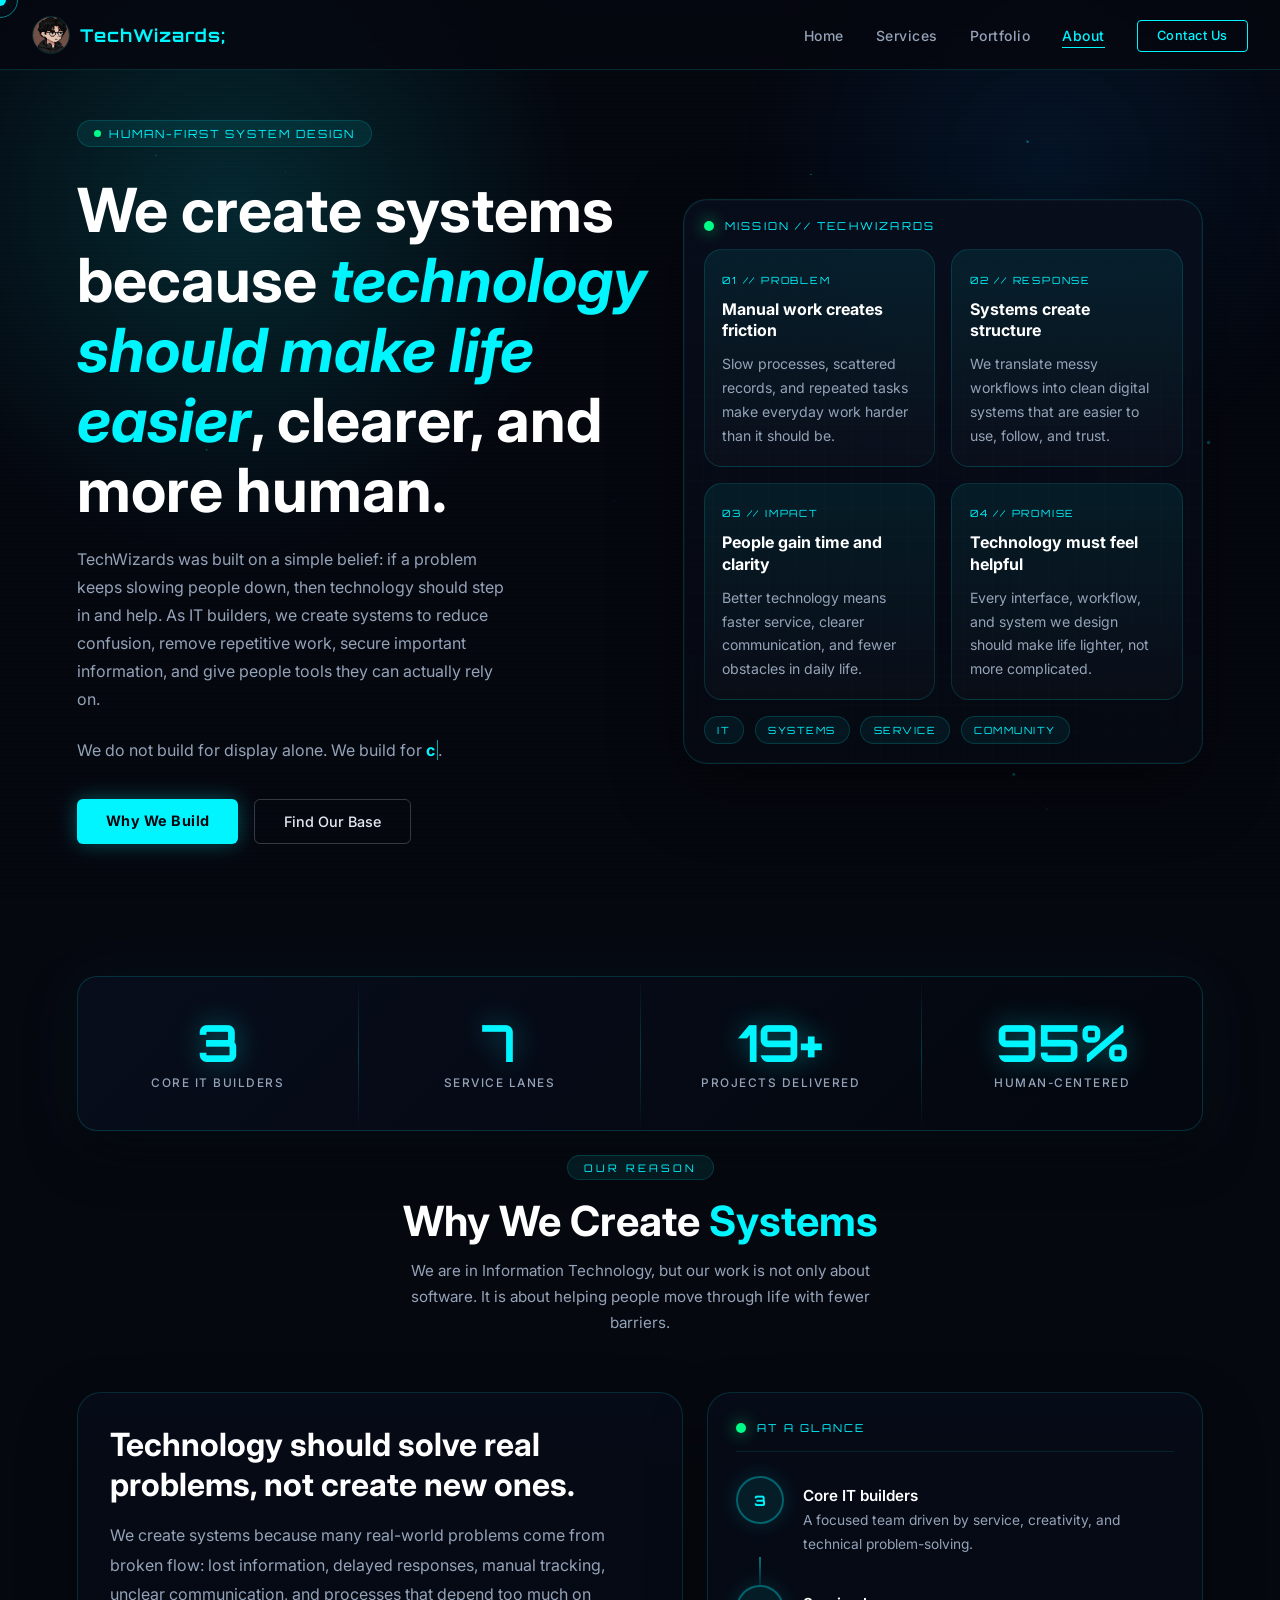
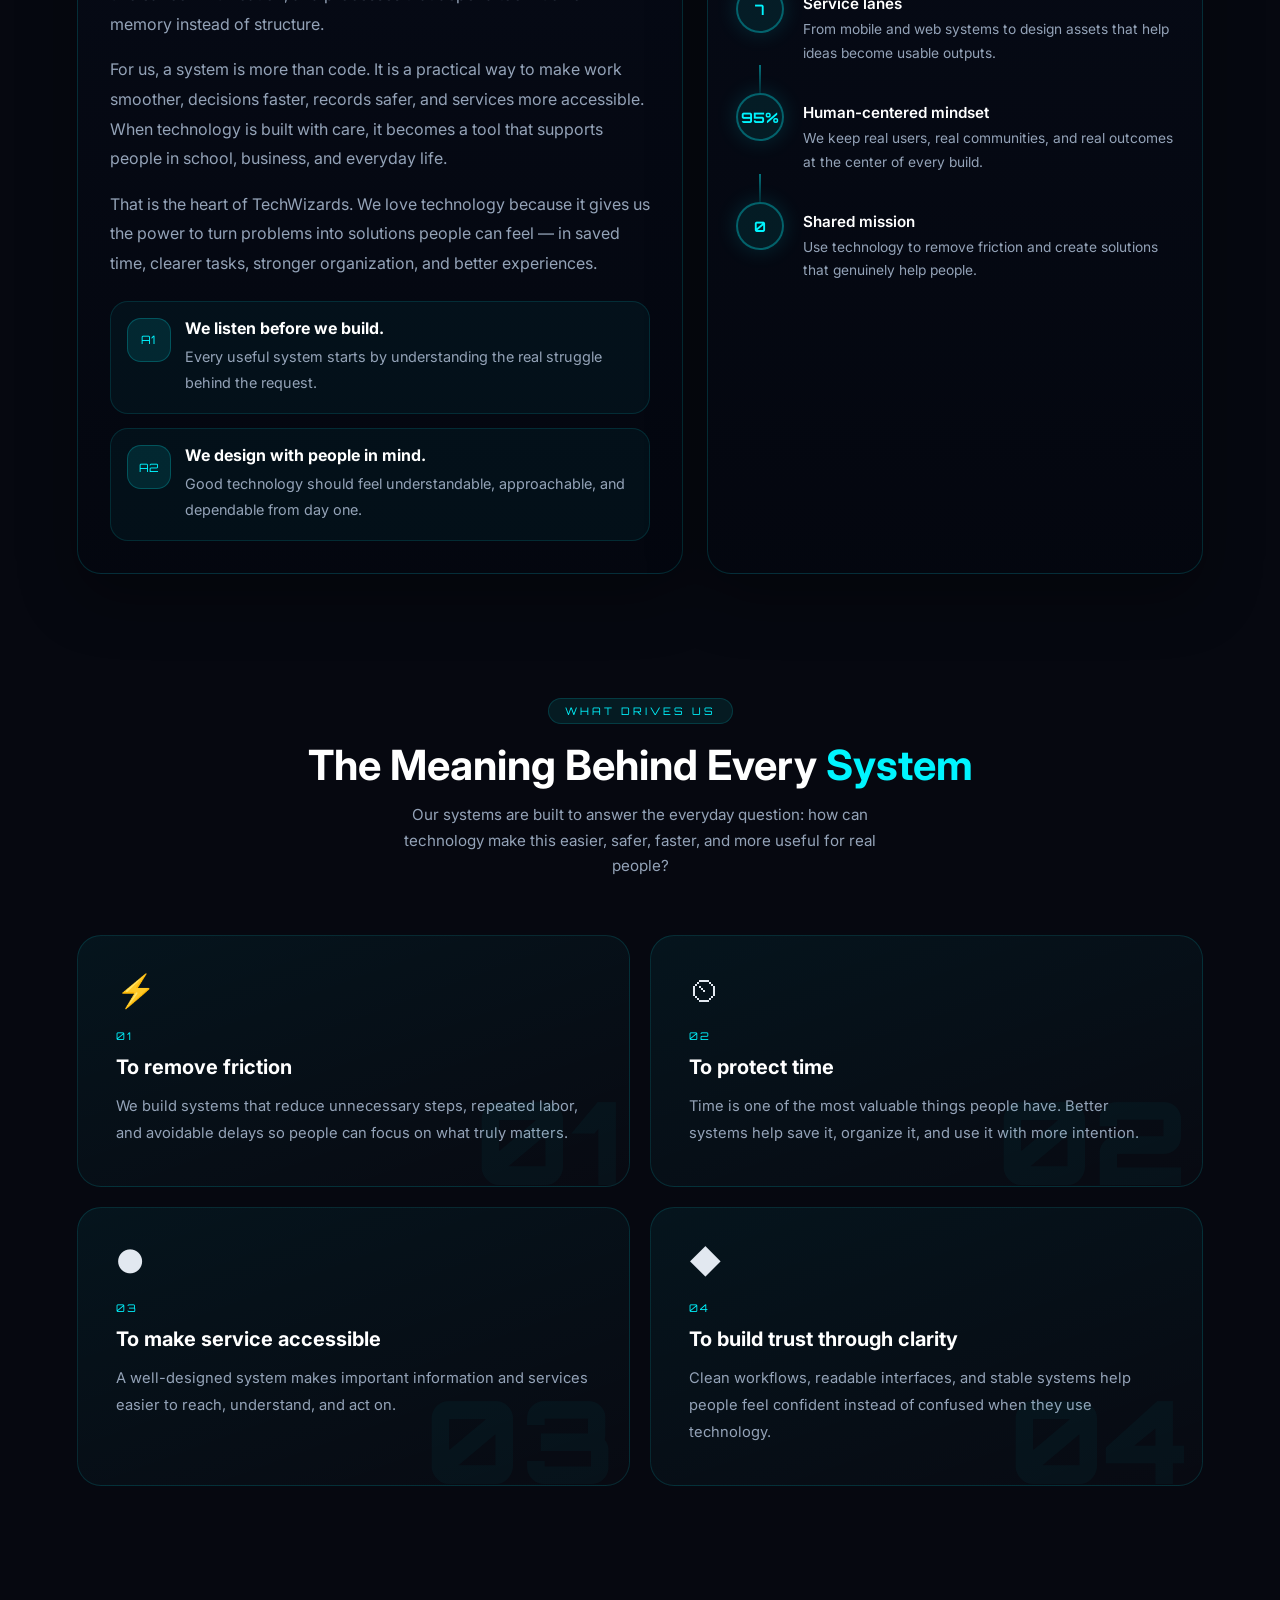
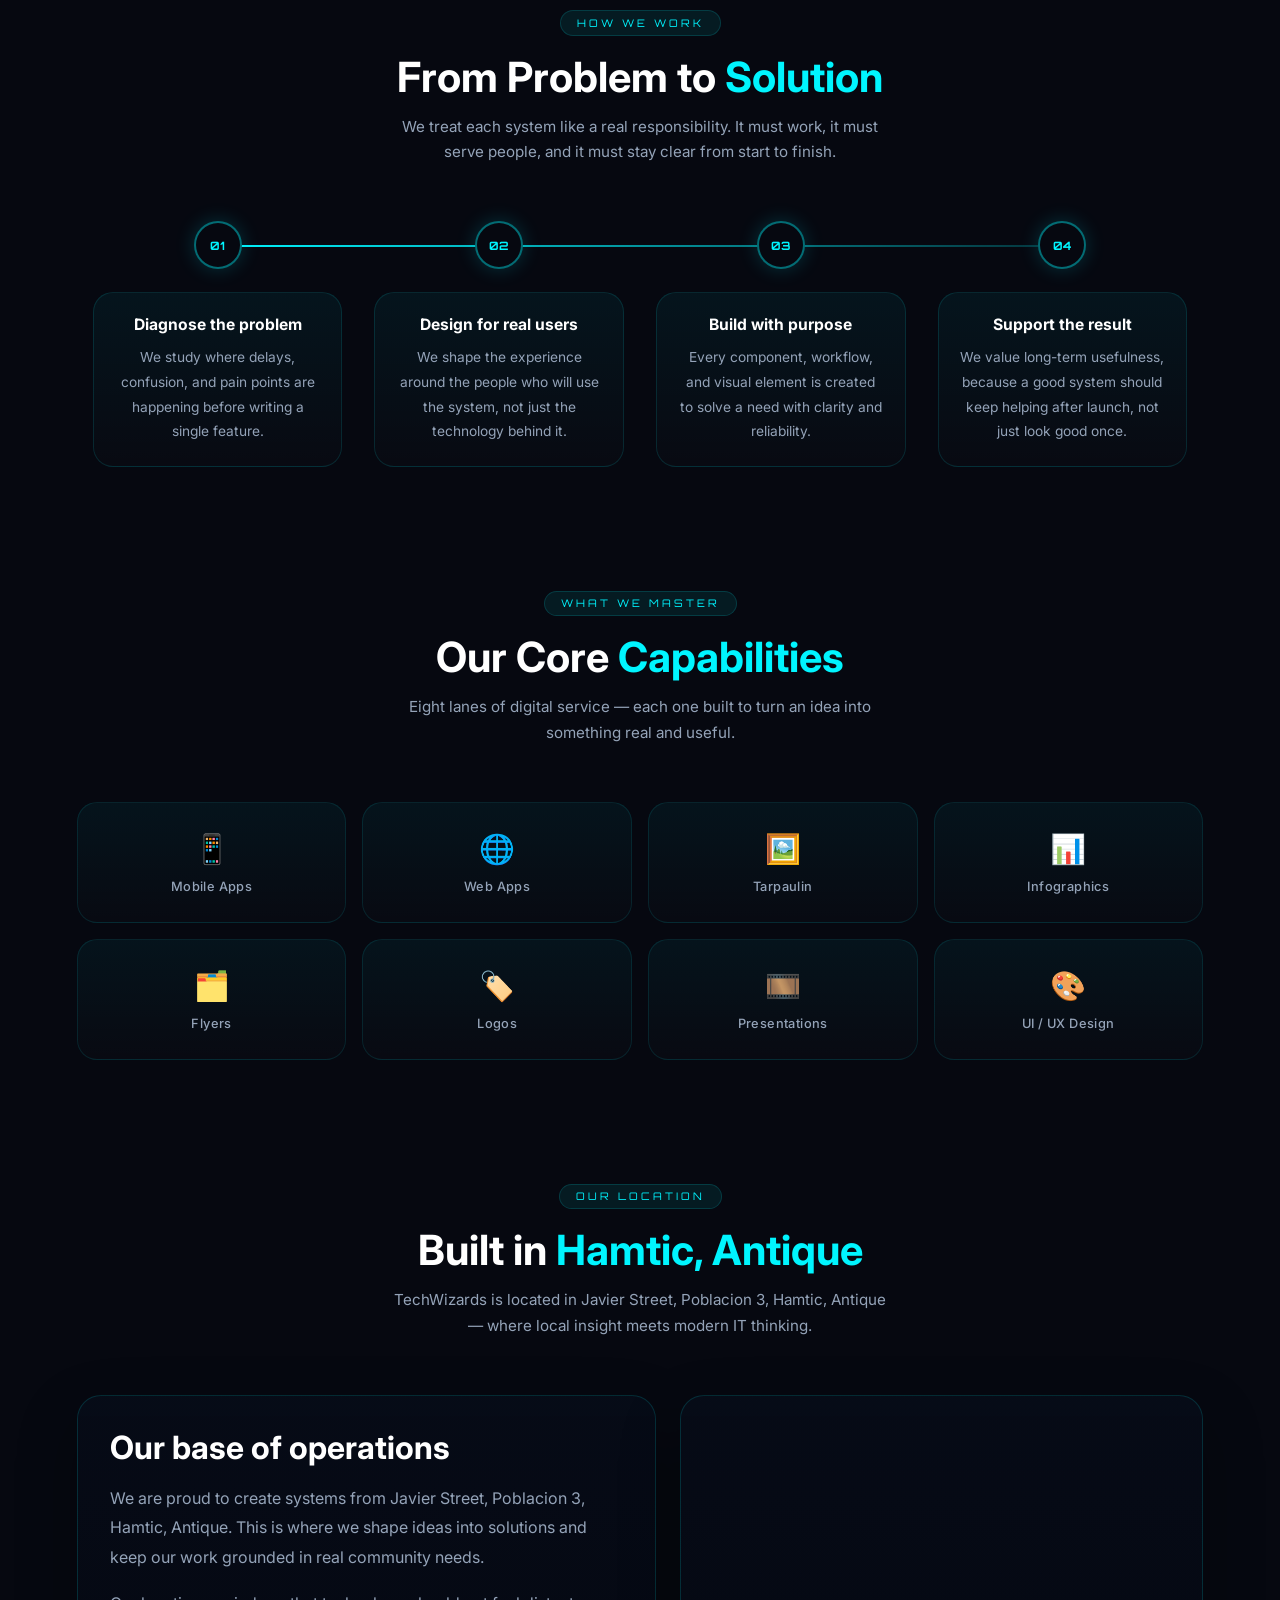
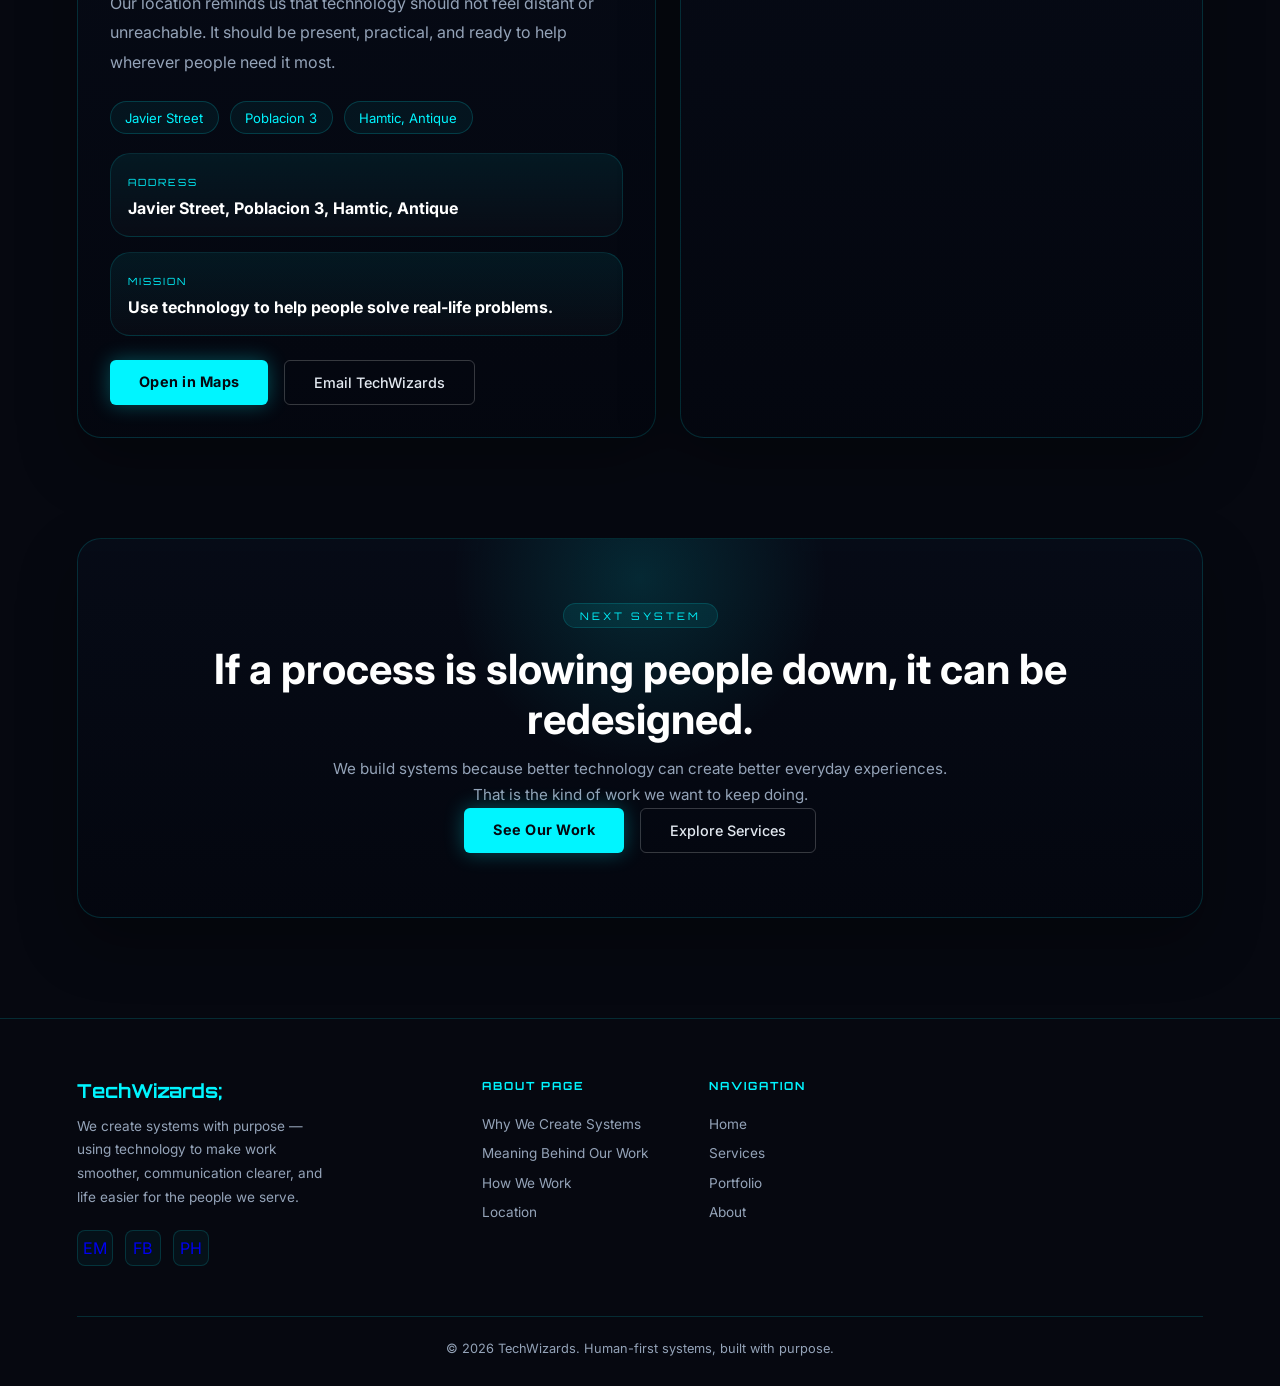
<file: HTML/about.html>
<!doctype html>
<html lang="en">
  <head>
    <meta charset="UTF-8" />
    <meta name="viewport" content="width=device-width, initial-scale=1.0" />
    <title>About TechWizards - Human-First System Builders</title>
    <meta
      name="description"
      content="Learn why TechWizards creates systems that solve real-world problems through thoughtful technology, and find our location in Javier Street, Poblacion 3, Hamtic, Antique."
    />
    <link rel="stylesheet" href="../CSS/style.css" />
    <link rel="stylesheet" href="../CSS/about.css" />
  </head>
  <body>
    <div class="cursor"></div>
    <div class="cursor-ring"></div>
    <canvas id="particles"></canvas>

    <nav>
      <a class="nav-logo" href="../index.html">
        <img src="../images/logo.jpg" alt="TechWizards Logo" />
        <span>TechWizards;</span>
      </a>
      <ul class="nav-links">
        <li><a href="../index.html">Home</a></li>
        <li><a href="services.html">Services</a></li>
        <li><a href="portfolio.html">Portfolio</a></li>
        <li>
          <a href="about.html" class="active" aria-current="page">About</a>
        </li>
        <li>
          <a href="#" class="btn-nav" id="openContact">Contact Us</a>
        </li>
      </ul>
      <div
        class="hamburger"
        aria-label="Toggle navigation"
        aria-expanded="false"
      >
        <span></span><span></span><span></span>
      </div>
    </nav>

    <!-- ═══════════════════ HERO ═══════════════════ -->
    <header class="about-hero" id="top">
      <div class="about-hero-copy reveal-left">
        <div class="system-badge">
          <span class="status-dot"></span>
          HUMAN-FIRST SYSTEM DESIGN
        </div>
        <h1 class="hero-title">
          We create systems because
          <span class="highlight">technology should make life easier</span>,
          clearer, and more human.
        </h1>
        <p class="hero-desc">
          TechWizards was built on a simple belief: if a problem keeps slowing
          people down, then technology should step in and help. As IT builders,
          we create systems to reduce confusion, remove repetitive work, secure
          important information, and give people tools they can actually rely
          on.
        </p>
        <p class="hero-desc hero-desc-compact">
          We do not build for display alone. We build for
          <span class="typed-purpose">clarity</span>.
        </p>
        <div class="hero-btns">
          <a href="#purpose" class="btn-primary">Why We Build</a>
          <a href="#location" class="btn-secondary">Find Our Base</a>
        </div>
      </div>

      <div class="about-hero-visual reveal-right">
        <div class="hero-console">
          <div class="console-header">
            <span class="console-dot"></span>
            <span class="console-tag">MISSION // TECHWIZARDS</span>
          </div>
          <div class="console-grid">
            <article class="signal-card">
              <span class="signal-label">01 // PROBLEM</span>
              <h3>Manual work creates friction</h3>
              <p>
                Slow processes, scattered records, and repeated tasks make
                everyday work harder than it should be.
              </p>
            </article>
            <article class="signal-card">
              <span class="signal-label">02 // RESPONSE</span>
              <h3>Systems create structure</h3>
              <p>
                We translate messy workflows into clean digital systems that are
                easier to use, follow, and trust.
              </p>
            </article>
            <article class="signal-card">
              <span class="signal-label">03 // IMPACT</span>
              <h3>People gain time and clarity</h3>
              <p>
                Better technology means faster service, clearer communication,
                and fewer obstacles in daily life.
              </p>
            </article>
            <article class="signal-card">
              <span class="signal-label">04 // PROMISE</span>
              <h3>Technology must feel helpful</h3>
              <p>
                Every interface, workflow, and system we design should make life
                lighter, not more complicated.
              </p>
            </article>
          </div>
          <div class="console-footer">
            <div class="console-chip">IT</div>
            <div class="console-chip">SYSTEMS</div>
            <div class="console-chip">SERVICE</div>
            <div class="console-chip">COMMUNITY</div>
          </div>
        </div>
      </div>
    </header>

    <!-- ═══════════════════ TICKER ═══════════════════ 
  <div class="about-ticker" aria-hidden="true">
    <div class="ticker-track">
      <span>// MOBILE APPS</span><span>// WEB SYSTEMS</span><span>// UI/UX DESIGN</span>
      <span>// TARPAULIN</span><span>// INFOGRAPHICS</span><span>// LOGOS</span>
      <span>// PRESENTATIONS</span><span>// COMMUNITY IMPACT</span>
      <span>// MOBILE APPS</span><span>// WEB SYSTEMS</span><span>// UI/UX DESIGN</span>
      <span>// TARPAULIN</span><span>// INFOGRAPHICS</span><span>// LOGOS</span>
      <span>// PRESENTATIONS</span><span>// COMMUNITY IMPACT</span>
    </div>
  </div>

  <!-- ═══════════════════ STATS STRIP ═══════════════════ -->
    <div class="stats-strip-wrap">
      <div class="stats-strip-inner reveal">
        <div class="stat-block">
          <span
            class="stat-block-num counter-value"
            data-target="4"
            data-suffix=""
            >0</span
          >
          <span class="stat-block-label">Core IT Builders</span>
        </div>
        <div class="stat-divider"></div>
        <div class="stat-block">
          <span
            class="stat-block-num counter-value"
            data-target="8"
            data-suffix=""
            >0</span
          >
          <span class="stat-block-label">Service Lanes</span>
        </div>
        <div class="stat-divider"></div>
        <div class="stat-block">
          <span
            class="stat-block-num counter-value"
            data-target="20"
            data-suffix="+"
            >0+</span
          >
          <span class="stat-block-label">Projects Delivered</span>
        </div>
        <div class="stat-divider"></div>
        <div class="stat-block">
          <span
            class="stat-block-num counter-value"
            data-target="100"
            data-suffix="%"
            >0%</span
          >
          <span class="stat-block-label">Human-Centered</span>
        </div>
      </div>
    </div>

    <!-- ═══════════════════ MISSION ═══════════════════ -->
    <section class="mission-section" id="mission">
      <div class="section-header reveal">
        <div class="section-tag">OUR REASON</div>
        <h2 class="section-title">Why We Create <span>Systems</span></h2>
        <p class="section-sub">
          We are in Information Technology, but our work is not only about
          software. It is about helping people move through life with fewer
          barriers.
        </p>
      </div>

      <div class="mission-layout">
        <article class="mission-panel reveal-left">
          <h3>Technology should solve real problems, not create new ones.</h3>
          <p>
            We create systems because many real-world problems come from broken
            flow: lost information, delayed responses, manual tracking, unclear
            communication, and processes that depend too much on memory instead
            of structure.
          </p>
          <p>
            For us, a system is more than code. It is a practical way to make
            work smoother, decisions faster, records safer, and services more
            accessible. When technology is built with care, it becomes a tool
            that supports people in school, business, and everyday life.
          </p>
          <p>
            That is the heart of TechWizards. We love technology because it
            gives us the power to turn problems into solutions people can feel —
            in saved time, clearer tasks, stronger organization, and better
            experiences.
          </p>

          <div class="mission-points">
            <div class="mission-point">
              <span class="mission-index">A1</span>
              <div>
                <strong>We listen before we build.</strong>
                <p>
                  Every useful system starts by understanding the real struggle
                  behind the request.
                </p>
              </div>
            </div>
            <div class="mission-point">
              <span class="mission-index">A2</span>
              <div>
                <strong>We design with people in mind.</strong>
                <p>
                  Good technology should feel understandable, approachable, and
                  dependable from day one.
                </p>
              </div>
            </div>
          </div>
        </article>

        <div class="mission-timeline reveal-right">
          <div class="tl-header">
            <span class="console-dot"></span>
            <span class="console-tag">AT A GLANCE</span>
          </div>
          <div class="timeline-item">
            <div class="tl-node">
              <span
                class="tl-number counter-value"
                data-target="4"
                data-suffix=""
                >0</span
              >
            </div>
            <div class="tl-content">
              <span class="tl-label">Core IT builders</span>
              <p>
                A focused team driven by service, creativity, and technical
                problem-solving.
              </p>
            </div>
          </div>
          <div class="tl-connector"></div>
          <div class="timeline-item">
            <div class="tl-node">
              <span
                class="tl-number counter-value"
                data-target="8"
                data-suffix=""
                >0</span
              >
            </div>
            <div class="tl-content">
              <span class="tl-label">Service lanes</span>
              <p>
                From mobile and web systems to design assets that help ideas
                become usable outputs.
              </p>
            </div>
          </div>
          <div class="tl-connector"></div>
          <div class="timeline-item">
            <div class="tl-node">
              <span
                class="tl-number counter-value"
                data-target="100"
                data-suffix="%"
                >0%</span
              >
            </div>
            <div class="tl-content">
              <span class="tl-label">Human-centered mindset</span>
              <p>
                We keep real users, real communities, and real outcomes at the
                center of every build.
              </p>
            </div>
          </div>
          <div class="tl-connector"></div>
          <div class="timeline-item">
            <div class="tl-node">
              <span
                class="tl-number counter-value"
                data-target="1"
                data-suffix=""
                >0</span
              >
            </div>
            <div class="tl-content">
              <span class="tl-label">Shared mission</span>
              <p>
                Use technology to remove friction and create solutions that
                genuinely help people.
              </p>
            </div>
          </div>
        </div>
      </div>
    </section>

    <!-- ═══════════════════ PURPOSE ═══════════════════ -->
    <section class="purpose-section" id="purpose">
      <div class="section-header reveal">
        <div class="section-tag">WHAT DRIVES US</div>
        <h2 class="section-title">
          The Meaning Behind Every <span>System</span>
        </h2>
        <p class="section-sub">
          Our systems are built to answer the everyday question: how can
          technology make this easier, safer, faster, and more useful for real
          people?
        </p>
      </div>

      <div class="purpose-grid">
        <article class="purpose-card reveal">
          <div class="purpose-bg-num" aria-hidden="true">01</div>
          <span class="purpose-icon">&#9889;</span>
          <span class="purpose-number">01</span>
          <h3>To remove friction</h3>
          <p>
            We build systems that reduce unnecessary steps, repeated labor, and
            avoidable delays so people can focus on what truly matters.
          </p>
        </article>
        <article class="purpose-card reveal">
          <div class="purpose-bg-num" aria-hidden="true">02</div>
          <span class="purpose-icon">&#9202;</span>
          <span class="purpose-number">02</span>
          <h3>To protect time</h3>
          <p>
            Time is one of the most valuable things people have. Better systems
            help save it, organize it, and use it with more intention.
          </p>
        </article>
        <article class="purpose-card reveal">
          <div class="purpose-bg-num" aria-hidden="true">03</div>
          <span class="purpose-icon">&#9679;</span>
          <span class="purpose-number">03</span>
          <h3>To make service accessible</h3>
          <p>
            A well-designed system makes important information and services
            easier to reach, understand, and act on.
          </p>
        </article>
        <article class="purpose-card reveal">
          <div class="purpose-bg-num" aria-hidden="true">04</div>
          <span class="purpose-icon">&#9670;</span>
          <span class="purpose-number">04</span>
          <h3>To build trust through clarity</h3>
          <p>
            Clean workflows, readable interfaces, and stable systems help people
            feel confident instead of confused when they use technology.
          </p>
        </article>
      </div>
    </section>

    <!-- ═══════════════════ PROCESS ═══════════════════ -->
    <section class="process-section" id="process">
      <div class="section-header reveal">
        <div class="section-tag">HOW WE WORK</div>
        <h2 class="section-title">From Problem to <span>Solution</span></h2>
        <p class="section-sub">
          We treat each system like a real responsibility. It must work, it must
          serve people, and it must stay clear from start to finish.
        </p>
      </div>

      <div class="process-timeline reveal">
        <div class="process-steps">
          <article class="process-step-item">
            <div class="step-circle"><span class="step-num">01</span></div>
            <div class="step-body">
              <h3>Diagnose the problem</h3>
              <p>
                We study where delays, confusion, and pain points are happening
                before writing a single feature.
              </p>
            </div>
          </article>
          <article class="process-step-item">
            <div class="step-circle"><span class="step-num">02</span></div>
            <div class="step-body">
              <h3>Design for real users</h3>
              <p>
                We shape the experience around the people who will use the
                system, not just the technology behind it.
              </p>
            </div>
          </article>
          <article class="process-step-item">
            <div class="step-circle"><span class="step-num">03</span></div>
            <div class="step-body">
              <h3>Build with purpose</h3>
              <p>
                Every component, workflow, and visual element is created to
                solve a need with clarity and reliability.
              </p>
            </div>
          </article>
          <article class="process-step-item">
            <div class="step-circle"><span class="step-num">04</span></div>
            <div class="step-body">
              <h3>Support the result</h3>
              <p>
                We value long-term usefulness, because a good system should keep
                helping after launch, not just look good once.
              </p>
            </div>
          </article>
        </div>
      </div>
    </section>

    <!-- ═══════════════════ CAPABILITIES ═══════════════════ -->
    <section class="capabilities-section">
      <div class="section-header reveal">
        <div class="section-tag">WHAT WE MASTER</div>
        <h2 class="section-title">Our Core <span>Capabilities</span></h2>
        <p class="section-sub">
          Eight lanes of digital service — each one built to turn an idea into
          something real and useful.
        </p>
      </div>

      <div class="cap-grid reveal">
        <div class="cap-item">
          <span class="cap-icon">📱</span>
          <span class="cap-label">Mobile Apps</span>
        </div>
        <div class="cap-item">
          <span class="cap-icon">🌐</span>
          <span class="cap-label">Web Apps</span>
        </div>
        <div class="cap-item">
          <span class="cap-icon">🖼️</span>
          <span class="cap-label">Tarpaulin</span>
        </div>
        <div class="cap-item">
          <span class="cap-icon">📊</span>
          <span class="cap-label">Infographics</span>
        </div>
        <div class="cap-item">
          <span class="cap-icon">🗂️</span>
          <span class="cap-label">Flyers</span>
        </div>
        <div class="cap-item">
          <span class="cap-icon">🏷️</span>
          <span class="cap-label">Logos</span>
        </div>
        <div class="cap-item">
          <span class="cap-icon">🎞️</span>
          <span class="cap-label">Presentations</span>
        </div>
        <div class="cap-item">
          <span class="cap-icon">🎨</span>
          <span class="cap-label">UI / UX Design</span>
        </div>
      </div>
    </section>

    <!-- ═══════════════════ LOCATION ═══════════════════ -->
    <section class="location-section" id="location">
      <div class="section-header reveal">
        <div class="section-tag">OUR LOCATION</div>
        <h2 class="section-title">Built in <span>Hamtic, Antique</span></h2>
        <p class="section-sub">
          TechWizards is located in Javier Street, Poblacion 3, Hamtic, Antique
          — where local insight meets modern IT thinking.
        </p>
      </div>

      <div class="location-layout">
        <article class="location-panel reveal-left">
          <h3>Our base of operations</h3>
          <p>
            We are proud to create systems from Javier Street, Poblacion 3,
            Hamtic, Antique. This is where we shape ideas into solutions and
            keep our work grounded in real community needs.
          </p>
          <p>
            Our location reminds us that technology should not feel distant or
            unreachable. It should be present, practical, and ready to help
            wherever people need it most.
          </p>

          <div class="location-pills">
            <span class="location-pill">Javier Street</span>
            <span class="location-pill">Poblacion 3</span>
            <span class="location-pill">Hamtic, Antique</span>
          </div>

          <div class="address-grid">
            <div class="location-card">
              <span class="location-card-label">ADDRESS</span>
              <strong>Javier Street, Poblacion 3, Hamtic, Antique</strong>
            </div>
            <div class="location-card">
              <span class="location-card-label">MISSION</span>
              <strong
                >Use technology to help people solve real-life problems.</strong
              >
            </div>
          </div>

          <div class="location-actions">
            <a
              href="https://www.google.com/maps?q=Javier+Street,+Poblacion+3,+Hamtic,+Antique"
              target="_blank"
              rel="noopener"
              class="btn-primary"
            >
              Open in Maps
            </a>
            <a href="mailto:techwizards42026@gmail.com" class="btn-secondary"
              >Email TechWizards</a
            >
          </div>
        </article>

        <div class="map-shell reveal-right">
          <iframe
            title="TechWizards location map"
            src="https://www.google.com/maps?q=Javier+Street,+Poblacion+3,+Hamtic,+Antique&output=embed"
            loading="lazy"
            referrerpolicy="no-referrer-when-downgrade"
            allowfullscreen
          ></iframe>
        </div>
      </div>
    </section>

    <!-- ═══════════════════ CTA ═══════════════════ -->
    <section class="cta-section">
      <div class="cta-panel reveal">
        <div class="cta-glow" aria-hidden="true"></div>
        <div class="section-tag">NEXT SYSTEM</div>
        <h2 class="section-title">
          If a process is slowing people down, it can be redesigned.
        </h2>
        <p class="section-sub">
          We build systems because better technology can create better everyday
          experiences. That is the kind of work we want to keep doing.
        </p>
        <div class="hero-btns cta-actions">
          <a href="portfolio.html" class="btn-primary">See Our Work</a>
          <a href="services.html" class="btn-secondary">Explore Services</a>
        </div>
      </div>
    </section>

    <!-- ═══════════════════ FOOTER ═══════════════════ -->
    <footer id="footer-section">
      <div class="footer-grid">
        <div class="footer-brand reveal">
          <div class="brand-name">TechWizards;</div>
          <p>
            We create systems with purpose — using technology to make work
            smoother, communication clearer, and life easier for the people we
            serve.
          </p>
          <div class="social-links">
            <a
              class="social-link"
              href="mailto:techwizards42026@gmail.com"
              title="Email"
              >EM</a
            >
            <a
              class="social-link"
              href="https://www.facebook.com/profile.php?id=61587937806654"
              target="_blank"
              rel="noopener"
              title="Facebook"
              >FB</a
            >
            <a class="social-link" href="tel:+639939790700" title="Call">PH</a>
          </div>
        </div>

        <div class="footer-col reveal">
          <h4>ABOUT PAGE</h4>
          <ul>
            <li><a href="#mission">Why We Create Systems</a></li>
            <li><a href="#purpose">Meaning Behind Our Work</a></li>
            <li><a href="#process">How We Work</a></li>
            <li><a href="#location">Location</a></li>
          </ul>
        </div>

        <div class="footer-col reveal">
          <h4>NAVIGATION</h4>
          <ul>
            <li><a href="../index.html">Home</a></li>
            <li><a href="services.html">Services</a></li>
            <li><a href="portfolio.html">Portfolio</a></li>
            <li><a href="about.html">About</a></li>
          </ul>
        </div>

        <div class="footer-col reveal">
          <h4>CONTACT INFO</h4>
          <div class="contact-item">
            <div class="contact-icon">PH</div>
            <div class="contact-text">
              <a href="tel:+639939790700">0993 979 0700</a>
            </div>
          </div>
          <div class="contact-item">
            <div class="contact-icon">EM</div>
            <div class="contact-text">
              <a href="mailto:techwizards42026@gmail.com"
                >techwizards42026@gmail.com</a
              >
            </div>
          </div>
          <div class="contact-item">
            <div class="contact-icon">MAP</div>
            <div class="contact-text">
              Javier Street, Poblacion 3, Hamtic, Antique
            </div>
          </div>
        </div>
      </div>

      <div class="footer-bottom">
        <p>&copy; 2026 TechWizards. Human-first systems, built with purpose.</p>
      </div>
    </footer>

    <!-- ═══════════════════ CONTACT MODAL ═══════════════════ -->
    <div class="contact-modal" id="contactModal">
      <div class="contact-modal-backdrop" id="contactBackdrop"></div>
      <div class="contact-modal-box">
        <button class="contact-modal-close" id="closeContact">&#x2715;</button>
        <div class="contact-modal-header">
          <div class="section-tag" style="margin-bottom:0.75rem;">GET IN TOUCH</div>
          <h2>Send Us a <span style="color:var(--cyan)">Message</span></h2>
          <p>We'll get back to you as soon as possible.</p>
        </div>
        <form class="contact-form" id="contactForm" novalidate>
          <div class="form-row">
            <div class="form-group">
              <label for="fname">First Name</label>
              <input type="text" id="fname" name="first_name" placeholder="Juan" required />
            </div>
            <div class="form-group">
              <label for="lname">Last Name</label>
              <input type="text" id="lname" name="last_name" placeholder="Dela Cruz" required />
            </div>
          </div>
          <div class="form-group">
            <label for="email">Email Address</label>
            <input type="email" id="email" name="email" placeholder="you@example.com" required />
          </div>
          <div class="form-group">
            <label for="service">Service Needed</label>
            <select id="service" name="service" required>
              <option value="" disabled selected>Select a service...</option>
              <option>Mobile Application</option>
              <option>Web Application</option>
              <option>Tarpaulin Design</option>
              <option>Infographic</option>
              <option>Flyer / Marketing</option>
              <option>Logo &amp; Branding</option>
              <option>PowerPoint Presentation</option>
              <option>UI / UX Design</option>
              <option>Other</option>
            </select>
          </div>
          <div class="form-group">
            <label for="message">Message</label>
            <textarea id="message" name="message" rows="4" placeholder="Tell us about your project..." required></textarea>
          </div>
          <button type="submit" class="btn-submit">
            <span class="btn-submit-text">Send Message</span>
            <span class="btn-submit-icon">→</span>
          </button>
        </form>
        <div class="contact-success" id="contactSuccess">
          <div class="success-icon">✓</div>
          <h3>Message Sent!</h3>
          <p>Thanks for reaching out. We'll reply to your email shortly.</p>
          <div style="display:flex;gap:0.75rem;justify-content:center;margin-top:1.5rem;flex-wrap:wrap;">
            <button class="btn-secondary" id="sendAnother">Send Another</button>
            <button class="btn-primary" id="successClose">Close</button>
          </div>
        </div>
      </div>
    </div>

    <script src="../JS/about.js"></script>
    <script src="../JS/cursor-fx.js"></script>
    <script type="module" src="../JS/firebase-contact.js"></script>
  </body>
</html>
</file>
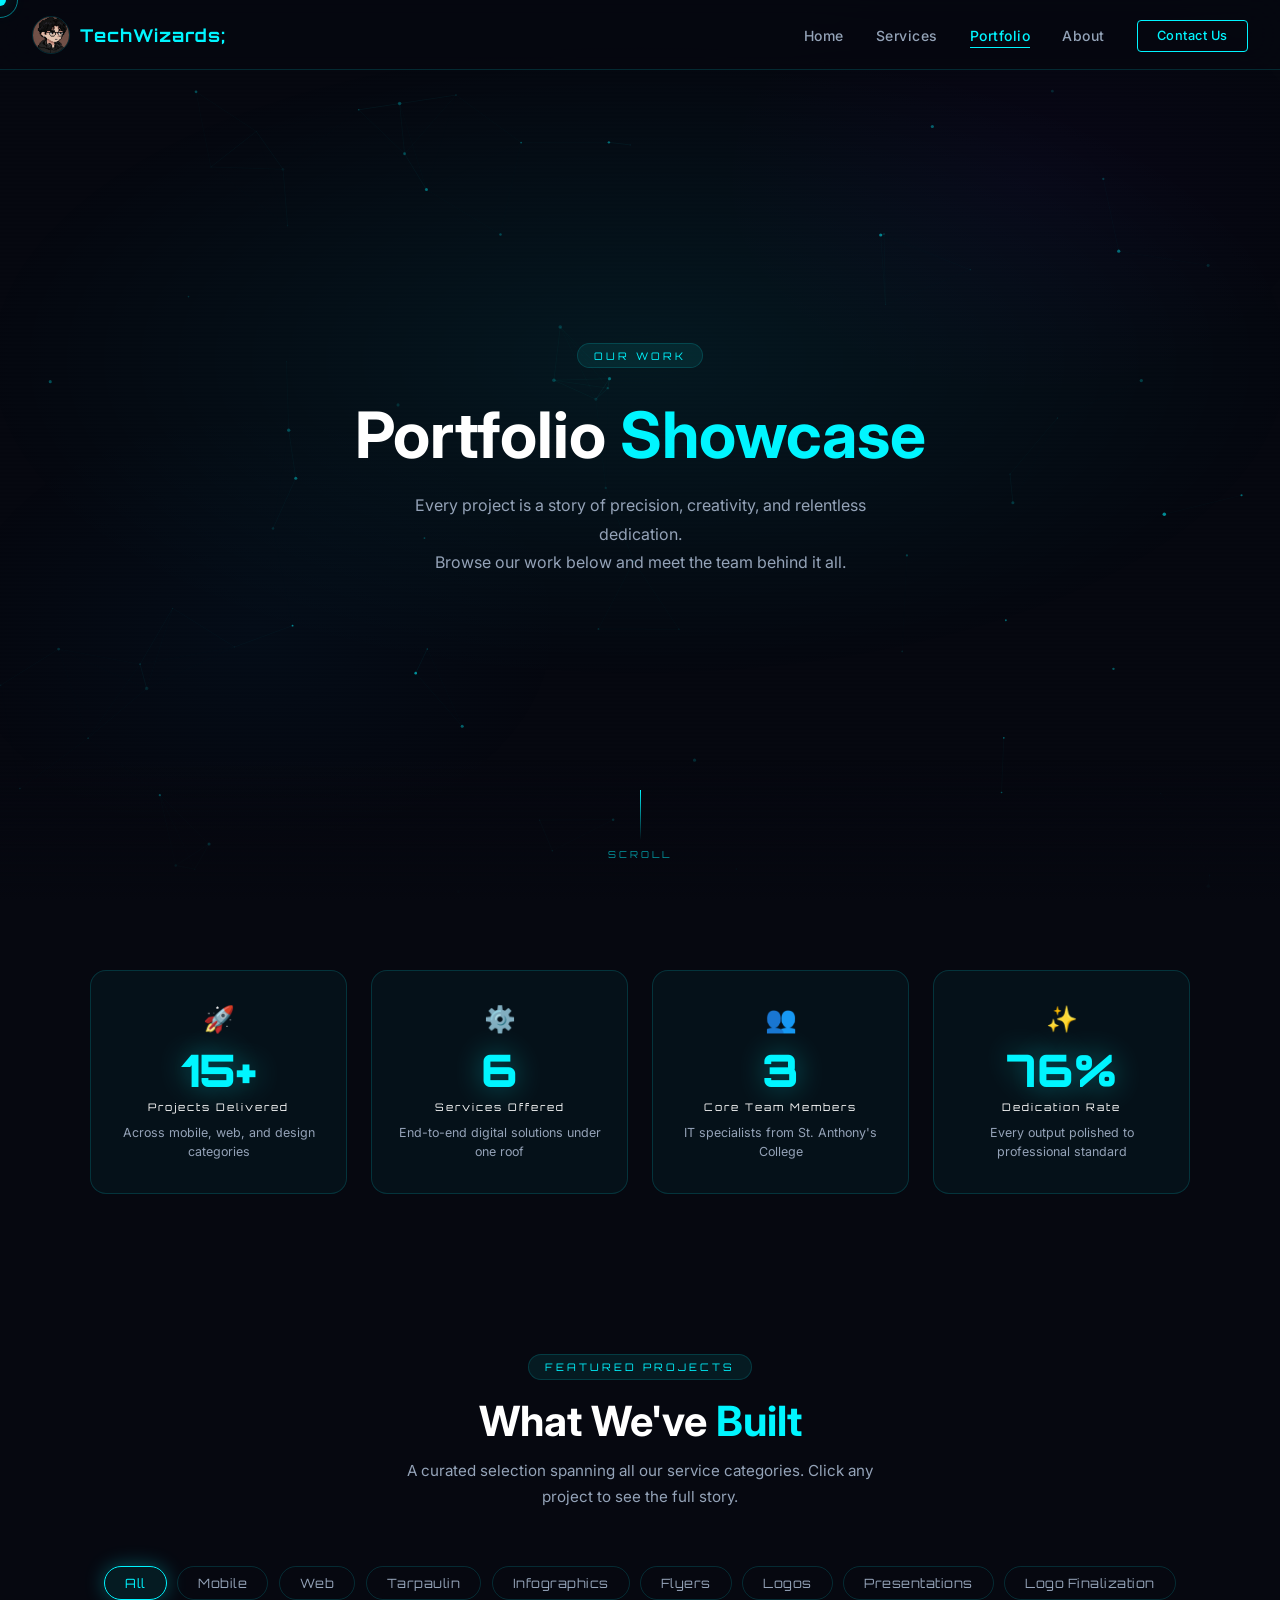
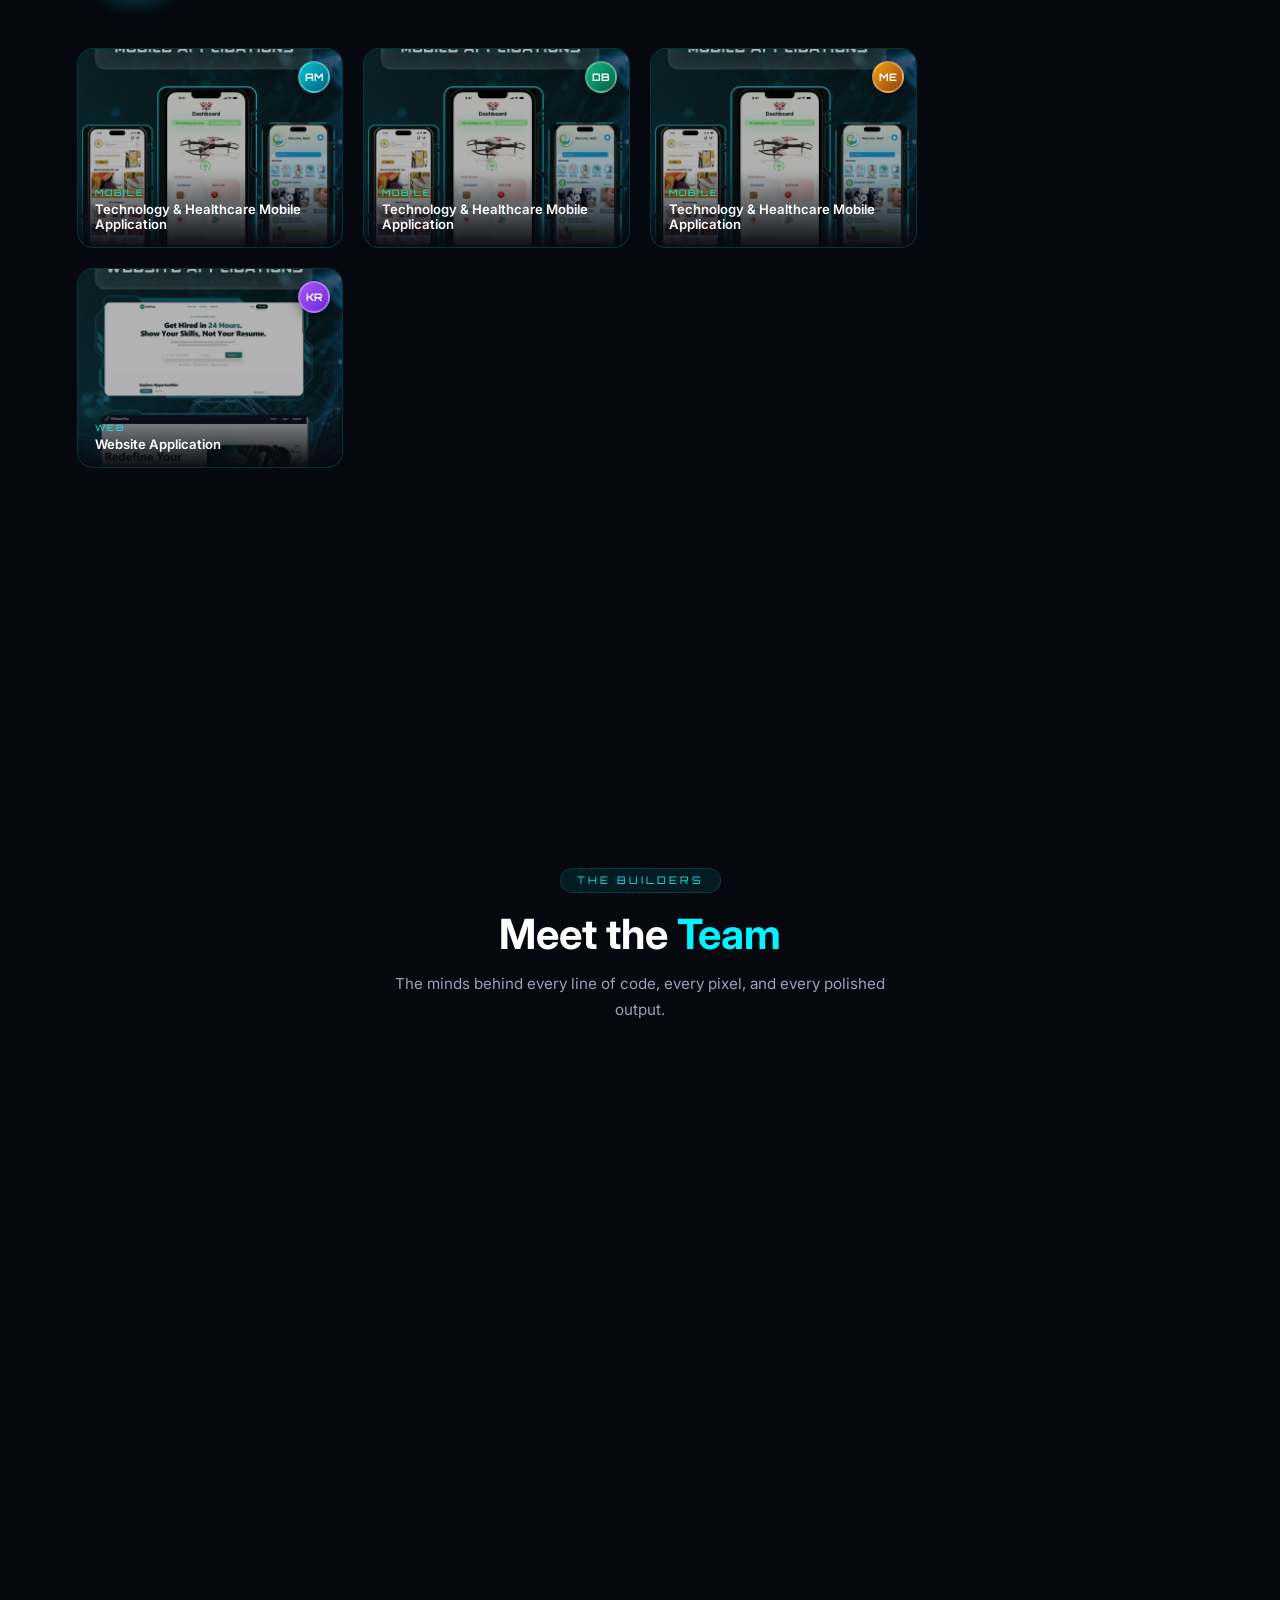
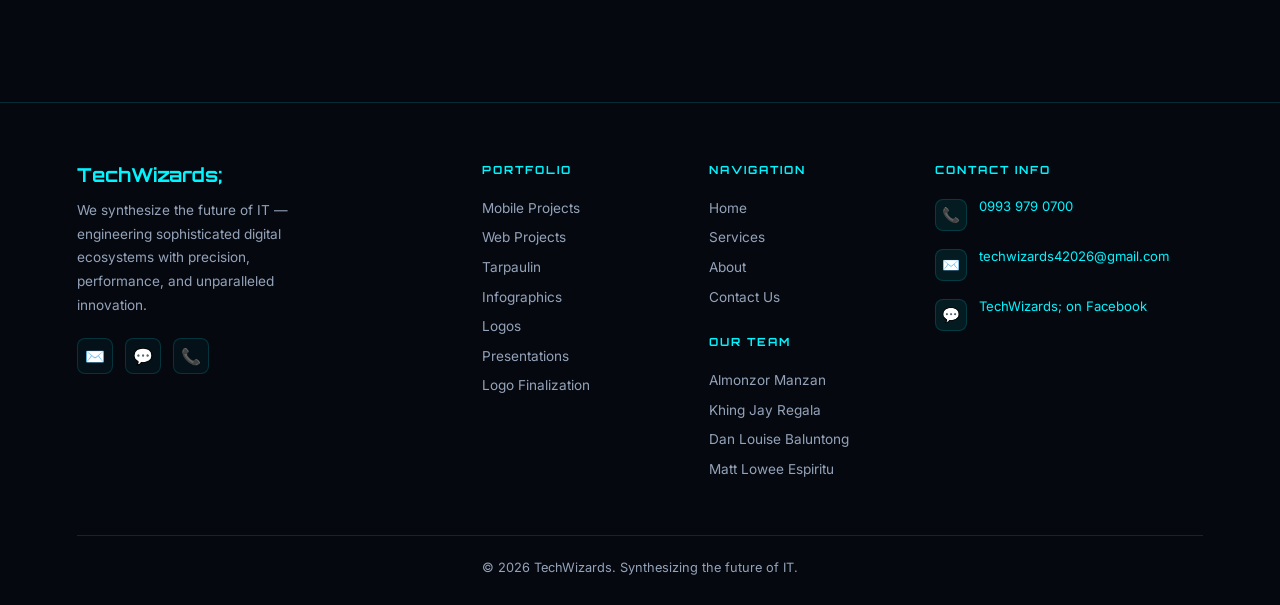
<file: HTML/portfolio.html>
<!doctype html>
<html lang="en">
  <head>
    <meta charset="UTF-8" />
    <meta name="viewport" content="width=device-width, initial-scale=1.0" />
    <title>Portfolio — TechWizards</title>
    <meta
      name="description"
      content="Explore TechWizards' portfolio of 20+ projects — mobile apps, web platforms, graphic design, branding, and more."
    />
    <link rel="stylesheet" href="../CSS/style.css" />
    <link rel="stylesheet" href="../CSS/portfolio.css" />
  </head>
  <body>
    <div class="cursor"></div>
    <div class="cursor-ring"></div>
    <canvas id="particles"></canvas>

    <!-- NAVBAR -->
    <nav>
      <a class="nav-logo" href="../index.html">
        <img src="../images/logo.jpg" alt="TechWizards Logo" />
        <span>TechWizards;</span>
      </a>
      <ul class="nav-links">
        <li><a href="../index.html">Home</a></li>
        <li><a href="services.html">Services</a></li>
        <li>
          <a href="portfolio.html" class="active" aria-current="page"
            >Portfolio</a
          >
        </li>
        <li><a href="about.html">About</a></li>
        <li><a href="../index.html" class="btn-nav">Contact Us</a></li>
      </ul>
      <div class="hamburger"><span></span><span></span><span></span></div>
    </nav>

    <!-- PAGE HEADER -->
    <header class="pt-header">
      <div class="pt-header-inner reveal">
        <div class="section-tag">OUR WORK</div>
        <h1 class="pt-page-title">Portfolio <span>Showcase</span></h1>
        <p class="pt-page-sub">
          Every project is a story of precision, creativity, and relentless
          dedication.<br />Browse our work below and meet the team behind it
          all.
        </p>
      </div>
      <div class="pt-scroll-hint">
        <div class="pt-scroll-line"></div>
        <span>SCROLL</span>
      </div>
    </header>

    <!-- STATS SECTION -->
    <section class="pt-stats-section">
      <div class="pt-stats-grid">
        <div class="pt-stat reveal">
          <div class="pt-stat-icon">🚀</div>
          <span class="pt-stat-num" data-target="20" data-suffix="+">0+</span>
          <span class="pt-stat-label">Projects Delivered</span>
          <p class="pt-stat-desc">Across mobile, web, and design categories</p>
        </div>

        <div class="pt-stat reveal">
          <div class="pt-stat-icon">⚙️</div>
          <span class="pt-stat-num" data-target="8" data-suffix="">0</span>
          <span class="pt-stat-label">Services Offered</span>
          <p class="pt-stat-desc">
            End-to-end digital solutions under one roof
          </p>
        </div>

        <div class="pt-stat reveal">
          <div class="pt-stat-icon">👥</div>
          <span class="pt-stat-num" data-target="4" data-suffix="">0</span>
          <span class="pt-stat-label">Core Team Members</span>
          <p class="pt-stat-desc">IT specialists from St. Anthony's College</p>
        </div>

        <div class="pt-stat reveal">
          <div class="pt-stat-icon">✨</div>
          <span class="pt-stat-num" data-target="100" data-suffix="%">0%</span>
          <span class="pt-stat-label">Dedication Rate</span>
          <p class="pt-stat-desc">
            Every output polished to professional standard
          </p>
        </div>
      </div>
    </section>

    <!-- PORTFOLIO WORKS SECTION -->
    <section class="pt-works-section">
      <div class="section-header reveal">
        <div class="section-tag">FEATURED PROJECTS</div>
        <h2 class="section-title">What We've <span>Built</span></h2>
        <p class="section-sub">
          A curated selection spanning all our service categories. Click any
          project to see the full story.
        </p>
      </div>

      <!-- FILTERS -->
      <div class="pt-filters reveal">
        <button class="filter-btn active" data-filter="all">All</button>
        <button class="filter-btn" data-filter="mobile">Mobile</button>
        <button class="filter-btn" data-filter="web">Web</button>
        <button class="filter-btn" data-filter="tarpaulin">Tarpaulin</button>
        <button class="filter-btn" data-filter="infographic">
          Infographics
        </button>
        <button class="filter-btn" data-filter="flyer">Flyers</button>
        <button class="filter-btn" data-filter="logo">Logos</button>
        <button class="filter-btn" data-filter="ppt">Presentations</button>
        <button class="filter-btn" data-filter="uiux">Logo Finalization</button>
      </div>

      <!-- PROJECT GRID (rendered by JS) -->
      <div class="pt-grid" id="ptGrid"></div>
    </section>

    <!-- TEAM SECTION -->
    <section class="pt-team-section">
      <div class="section-header reveal">
        <div class="section-tag">THE BUILDERS</div>
        <h2 class="section-title">Meet the <span>Team</span></h2>
        <p class="section-sub">
          The minds behind every line of code, every pixel, and every polished
          output.
        </p>
      </div>
      <div class="pt-team-grid" id="ptTeamGrid"></div>
    </section>

    <!-- PROJECT DETAIL MODAL -->
    <div class="pt-modal" id="ptModal" role="dialog" aria-modal="true">
      <div class="pt-modal-backdrop" id="ptBackdrop"></div>
      <div class="pt-modal-box" id="ptModalBox">
        <button class="pt-modal-close" id="ptModalClose" aria-label="Close">
          &#x2715;
        </button>
        <div id="ptModalContent"></div>
      </div>
    </div>

    <!-- FOOTER -->
    <footer id="footer-section">
      <div class="footer-grid">
        <div class="footer-brand reveal">
          <div class="brand-name">TechWizards;</div>
          <p>
            We synthesize the future of IT — engineering sophisticated digital
            ecosystems with precision, performance, and unparalleled innovation.
          </p>
          <div class="social-links">
            <a
              class="social-link"
              href="mailto:techwizards42026@gmail.com"
              title="Email"
              >✉️</a
            >
            <a
              class="social-link"
              href="https://www.facebook.com/profile.php?id=61587937806654"
              target="_blank"
              rel="noopener"
              title="Facebook"
              >💬</a
            >
            <a class="social-link" href="tel:+639939790700" title="Call">📞</a>
          </div>
        </div>

        <div class="footer-col reveal">
          <h4>PORTFOLIO</h4>
          <ul>
            <li>
              <a
                href="portfolio.html"
                class="pt-filter-link"
                data-filter="mobile"
                >Mobile Projects</a
              >
            </li>
            <li>
              <a href="portfolio.html" class="pt-filter-link" data-filter="web"
                >Web Projects</a
              >
            </li>
            <li>
              <a
                href="portfolio.html"
                class="pt-filter-link"
                data-filter="tarpaulin"
                >Tarpaulin</a
              >
            </li>
            <li>
              <a
                href="portfolio.html"
                class="pt-filter-link"
                data-filter="infographic"
                >Infographics</a
              >
            </li>
            <li>
              <a href="portfolio.html" class="pt-filter-link" data-filter="logo"
                >Logos</a
              >
            </li>
            <li>
              <a href="portfolio.html" class="pt-filter-link" data-filter="ppt"
                >Presentations</a
              >
            </li>
            <li>
              <a href="portfolio.html" class="pt-filter-link" data-filter="uiux"
                >Logo Finalization</a
              >
            </li>
          </ul>
        </div>

        <div class="footer-col reveal">
          <h4>NAVIGATION</h4>
          <ul>
            <li><a href="../index.html">Home</a></li>
            <li><a href="services.html">Services</a></li>
            <li><a href="about.html">About</a></li>
            <li><a href="../index.html">Contact Us</a></li>
          </ul>
          <br />
          <h4>OUR TEAM</h4>
          <ul>
            <li>
              <a
                href="https://github.com/manzanalmonzor-spec"
                target="_blank"
                rel="noopener"
                >Almonzor Manzan</a
              >
            </li>
            <li>
              <a
                href="https://github.com/Kaisecret"
                target="_blank"
                rel="noopener"
                >Khing Jay Regala</a
              >
            </li>
            <li><a href="#">Dan Louise Baluntong</a></li>
            <li><a href="#">Matt Lowee Espiritu</a></li>
          </ul>
        </div>

        <div class="footer-col reveal">
          <h4>CONTACT INFO</h4>
          <div class="contact-item">
            <div class="contact-icon">📞</div>
            <div class="contact-text">
              <a href="tel:+639939790700">0993 979 0700</a>
            </div>
          </div>
          <div class="contact-item">
            <div class="contact-icon">✉️</div>
            <div class="contact-text">
              <a href="mailto:techwizards42026@gmail.com"
                >techwizards42026@gmail.com</a
              >
            </div>
          </div>
          <div class="contact-item">
            <div class="contact-icon">💬</div>
            <div class="contact-text">
              <a
                href="https://www.facebook.com/profile.php?id=61587937806654"
                target="_blank"
                rel="noopener"
                >TechWizards; on Facebook</a
              >
            </div>
          </div>
        </div>
      </div>
      <div class="footer-bottom">
        <p>&copy; 2026 TechWizards. Synthesizing the future of IT.</p>
      </div>
    </footer>

    <script src="../JS/portfolio.js"></script>
    <script src="../JS/cursor-fx.js"></script>
  </body>
</html>
</file>
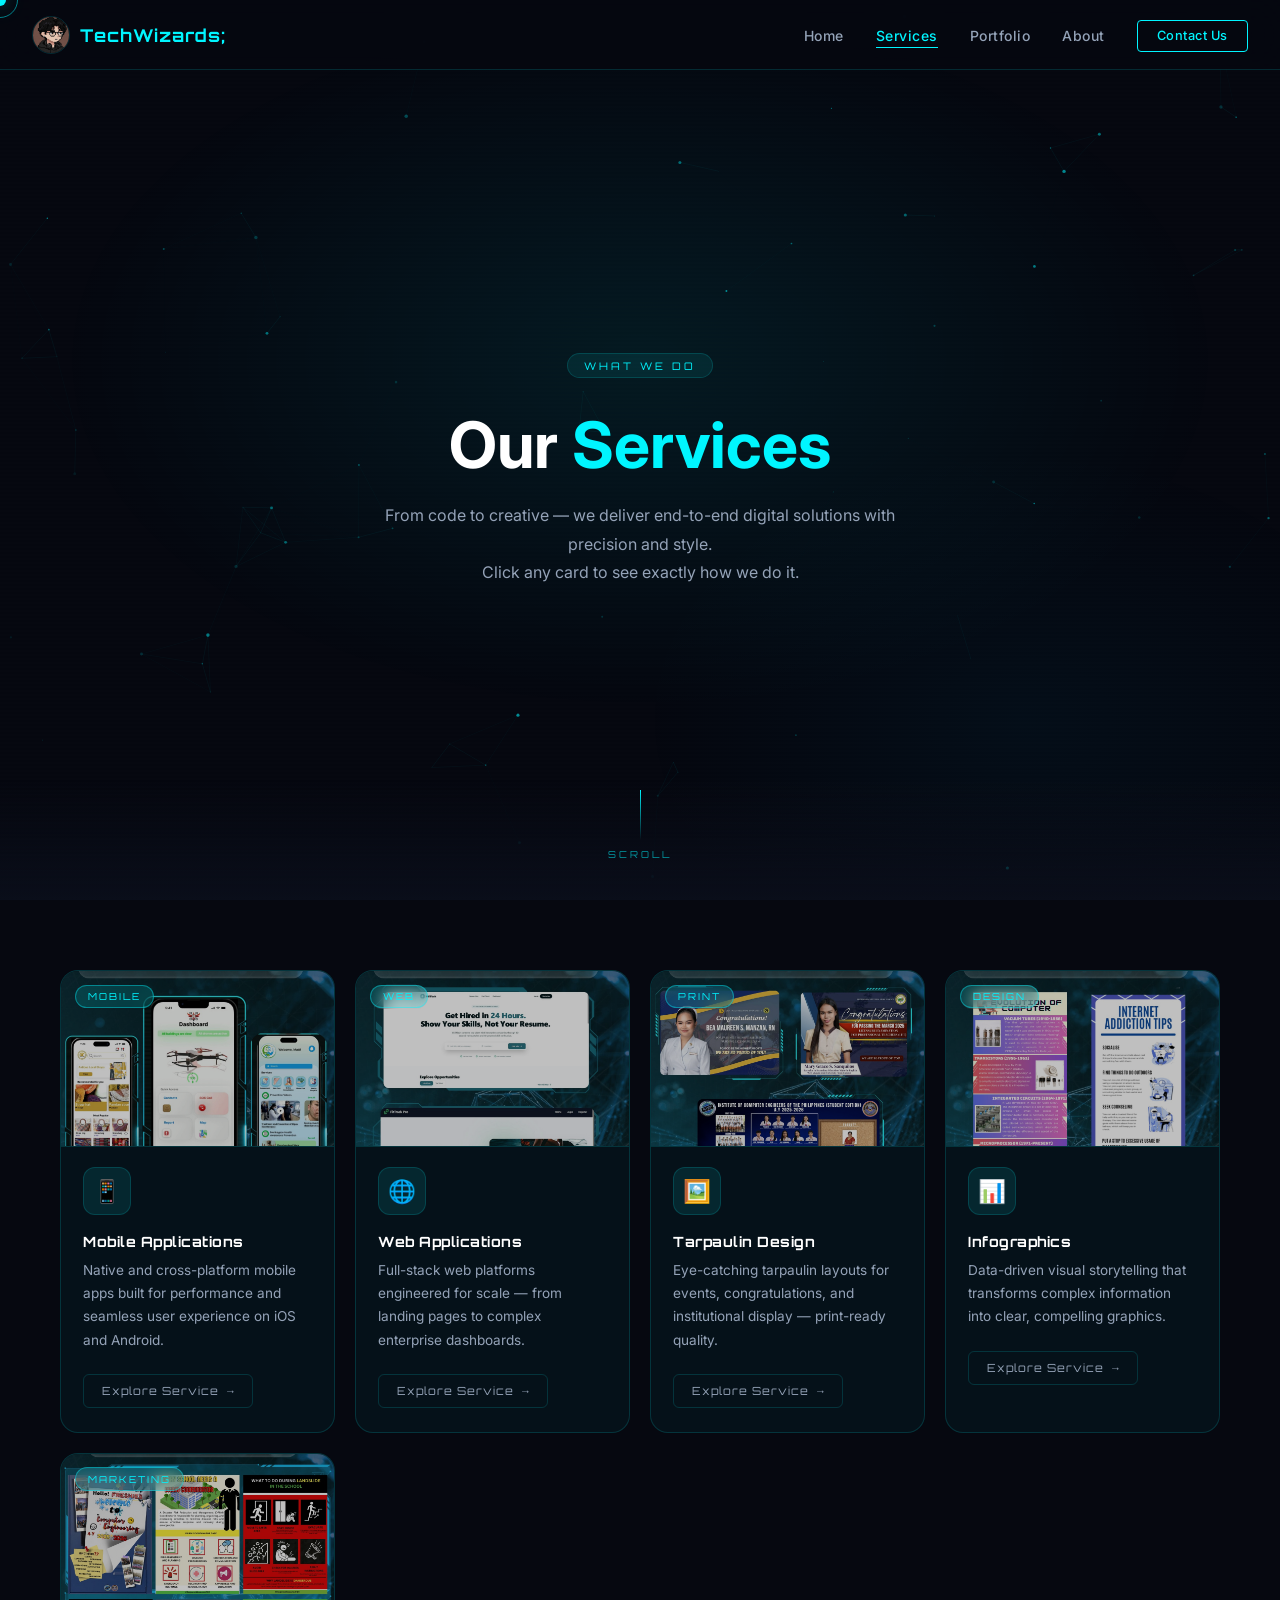
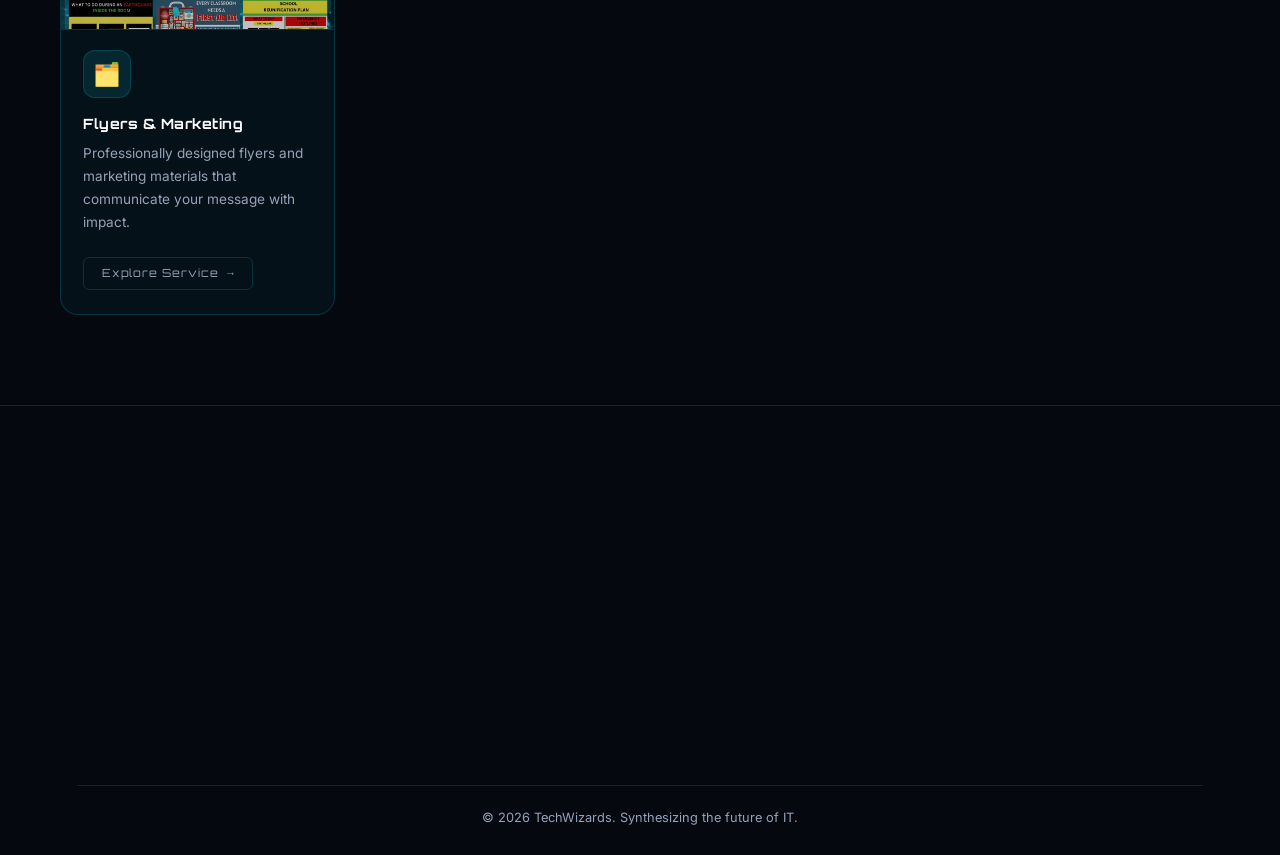
<file: HTML/services.html>
<!doctype html>
<html lang="en">
  <head>
    <meta charset="UTF-8" />
    <meta name="viewport" content="width=device-width, initial-scale=1.0" />
    <title>Our Services — TechWizards</title>
    <meta
      name="description"
      content="Explore TechWizards' full range of digital services — mobile apps, web apps, tarpaulin, infographics, logos, presentations, and more."
    />
    <link rel="stylesheet" href="../CSS/style.css" />
    <link rel="stylesheet" href="../CSS/services.css" />
  </head>
  <body>
    <div class="cursor"></div>
    <div class="cursor-ring"></div>
    <canvas id="particles"></canvas>

    <!-- NAVBAR -->
    <nav>
      <a class="nav-logo" href="../index.html">
        <img src="../images/logo.jpg" alt="TechWizards Logo" />
        <span>TechWizards;</span>
      </a>
      <ul class="nav-links">
        <li><a href="../index.html">Home</a></li>
        <li>
          <a href="services.html" class="active" aria-current="page"
            >Services</a
          >
        </li>
        <li><a href="portfolio.html">Portfolio</a></li>
        <li><a href="about.html">About</a></li>
        <li><a href="../index.html" class="btn-nav">Contact Us</a></li>
      </ul>
      <div class="hamburger"><span></span><span></span><span></span></div>
    </nav>

    <!-- PAGE HEADER -->
    <header class="sv-header">
      <div class="sv-header-inner">
        <div class="sv-header-content reveal">
          <div class="section-tag">WHAT WE DO</div>
          <h1 class="sv-page-title">Our <span>Services</span></h1>
          <p class="sv-page-sub">
            From code to creative — we deliver end-to-end digital solutions with
            precision and style.<br />Click any card to see exactly how we do
            it.
          </p>
        </div>
      </div>
      <div class="sv-scroll-hint">
        <div class="sv-scroll-line"></div>
        <span>SCROLL</span>
      </div>
    </header>

    <!-- SERVICES GRID -->
    <section class="sv-section">
      <div class="sv-grid">
        <div class="sv-card reveal" data-service="mobile">
          <div class="sv-card-img">
            <img
              src="../images/mobile.jpg"
              alt="Mobile Applications"
              loading="lazy"
            />
            <span class="sv-card-badge">MOBILE</span>
            <div class="sv-card-hover-overlay">
              <span class="sv-hover-cta">View Details →</span>
            </div>
          </div>
          <div class="sv-card-body">
            <div class="sv-icon-box"><span>📱</span></div>
            <h3>Mobile Applications</h3>
            <p>
              Native and cross-platform mobile apps built for performance and
              seamless user experience on iOS and Android.
            </p>
            <button class="sv-btn">
              Explore Service <span class="sv-arrow">→</span>
            </button>
          </div>
        </div>

        <div class="sv-card reveal" data-service="web">
          <div class="sv-card-img">
            <img
              src="../images/website.jpg"
              alt="Web Applications"
              loading="lazy"
            />
            <span class="sv-card-badge">WEB</span>
            <div class="sv-card-hover-overlay">
              <span class="sv-hover-cta">View Details →</span>
            </div>
          </div>
          <div class="sv-card-body">
            <div class="sv-icon-box"><span>🌐</span></div>
            <h3>Web Applications</h3>
            <p>
              Full-stack web platforms engineered for scale — from landing pages
              to complex enterprise dashboards.
            </p>
            <button class="sv-btn">
              Explore Service <span class="sv-arrow">→</span>
            </button>
          </div>
        </div>

        <div class="sv-card reveal" data-service="tarpaulin">
          <div class="sv-card-img">
            <img
              src="../images/tarp.jpg"
              alt="Tarpaulin Design"
              loading="lazy"
            />
            <span class="sv-card-badge">PRINT</span>
            <div class="sv-card-hover-overlay">
              <span class="sv-hover-cta">View Details →</span>
            </div>
          </div>
          <div class="sv-card-body">
            <div class="sv-icon-box"><span>🖼️</span></div>
            <h3>Tarpaulin Design</h3>
            <p>
              Eye-catching tarpaulin layouts for events, congratulations, and
              institutional display — print-ready quality.
            </p>
            <button class="sv-btn">
              Explore Service <span class="sv-arrow">→</span>
            </button>
          </div>
        </div>

        <div class="sv-card reveal" data-service="infographics">
          <div class="sv-card-img">
            <img
              src="../images/infographic.jpg"
              alt="Infographics"
              loading="lazy"
            />
            <span class="sv-card-badge">DESIGN</span>
            <div class="sv-card-hover-overlay">
              <span class="sv-hover-cta">View Details →</span>
            </div>
          </div>
          <div class="sv-card-body">
            <div class="sv-icon-box"><span>📊</span></div>
            <h3>Infographics</h3>
            <p>
              Data-driven visual storytelling that transforms complex
              information into clear, compelling graphics.
            </p>
            <button class="sv-btn">
              Explore Service <span class="sv-arrow">→</span>
            </button>
          </div>
        </div>

        <div class="sv-card reveal" data-service="flyers">
          <div class="sv-card-img">
            <img
              src="../images/flyer.jpg"
              alt="Flyers & Marketing"
              loading="lazy"
            />
            <span class="sv-card-badge">MARKETING</span>
            <div class="sv-card-hover-overlay">
              <span class="sv-hover-cta">View Details →</span>
            </div>
          </div>
          <div class="sv-card-body">
            <div class="sv-icon-box"><span>🗂️</span></div>
            <h3>Flyers & Marketing</h3>
            <p>
              Professionally designed flyers and marketing materials that
              communicate your message with impact.
            </p>
            <button class="sv-btn">
              Explore Service <span class="sv-arrow">→</span>
            </button>
          </div>
        </div>

        <div class="sv-card reveal" data-service="logos">
          <div class="sv-card-img">
            <img
              src="../images/logozz.jpg"
              alt="Logos & Branding"
              loading="lazy"
            />
            <span class="sv-card-badge">BRANDING</span>
            <div class="sv-card-hover-overlay">
              <span class="sv-hover-cta">View Details →</span>
            </div>
          </div>
          <div class="sv-card-body">
            <div class="sv-icon-box"><span>🏷️</span></div>
            <h3>Logos & Branding</h3>
            <p>
              Distinctive brand identities crafted to make your organization
              recognizable, memorable, and trusted.
            </p>
            <button class="sv-btn">
              Explore Service <span class="sv-arrow">→</span>
            </button>
          </div>
        </div>

        <div class="sv-card reveal" data-service="powerpoint">
          <div class="sv-card-img">
            <img
              src="../images/powpt.jpg"
              alt="PowerPoint Presentations"
              loading="lazy"
            />
            <span class="sv-card-badge">PRESENTATION</span>
            <div class="sv-card-hover-overlay">
              <span class="sv-hover-cta">View Details →</span>
            </div>
          </div>
          <div class="sv-card-body">
            <div class="sv-icon-box"><span>🎞️</span></div>
            <h3>PowerPoint Presentations</h3>
            <p>
              Polished, professionally structured presentations for academic,
              institutional, and business audiences.
            </p>
            <button class="sv-btn">
              Explore Service <span class="sv-arrow">→</span>
            </button>
          </div>
        </div>

        <div class="sv-card reveal" data-service="uiux">
          <div class="sv-card-img">
            <img
              src="../images/awtss.jpg"
              alt="UI / UX Design"
              loading="lazy"
            />
            <span class="sv-card-badge">UI / UX</span>
            <div class="sv-card-hover-overlay">
              <span class="sv-hover-cta">View Details →</span>
            </div>
          </div>
          <div class="sv-card-body">
            <div class="sv-icon-box"><span>🎨</span></div>
            <h3>UI / UX Design</h3>
            <p>
              User-centered interface design that balances aesthetics with
              intuitive functionality and accessibility.
            </p>
            <button class="sv-btn">
              Explore Service <span class="sv-arrow">→</span>
            </button>
          </div>
        </div>
      </div>
    </section>

    <!-- SERVICE DETAIL MODAL -->
    <div class="sv-modal" id="svModal" role="dialog" aria-modal="true">
      <div class="sv-modal-backdrop" id="svBackdrop"></div>
      <div class="sv-modal-box" id="svModalBox">
        <button class="sv-modal-close" id="svModalClose" aria-label="Close">
          &#x2715;
        </button>
        <div id="svModalContent"></div>
      </div>
    </div>

    <!-- FOOTER -->
    <footer id="footer-section">
      <div class="footer-grid">
        <div class="footer-brand reveal">
          <div class="brand-name">TechWizards;</div>
          <p>
            We synthesize the future of IT — engineering sophisticated digital
            ecosystems with precision, performance, and unparalleled innovation.
          </p>
          <div class="social-links">
            <a
              class="social-link"
              href="mailto:techwizards42026@gmail.com"
              title="Email"
              >✉️</a
            >
            <a
              class="social-link"
              href="https://www.facebook.com/profile.php?id=61587937806654"
              target="_blank"
              rel="noopener"
              title="Facebook"
              >💬</a
            >
            <a class="social-link" href="tel:+639939790700" title="Call">📞</a>
          </div>
        </div>

        <div class="footer-col reveal">
          <h4>SERVICES</h4>
          <ul>
            <li>
              <a href="#" class="sv-footer-link" data-service="mobile"
                >Mobile Applications</a
              >
            </li>
            <li>
              <a href="#" class="sv-footer-link" data-service="web"
                >Web Applications</a
              >
            </li>
            <li>
              <a href="#" class="sv-footer-link" data-service="tarpaulin"
                >Tarpaulin Design</a
              >
            </li>
            <li>
              <a href="#" class="sv-footer-link" data-service="infographics"
                >Infographics</a
              >
            </li>
            <li>
              <a href="#" class="sv-footer-link" data-service="flyers"
                >Flyers</a
              >
            </li>
            <li>
              <a href="#" class="sv-footer-link" data-service="logos"
                >Logos & Branding</a
              >
            </li>
            <li>
              <a href="#" class="sv-footer-link" data-service="powerpoint"
                >Presentations</a
              >
            </li>
            <li>
              <a href="#" class="sv-footer-link" data-service="uiux"
                >UI / UX Design</a
              >
            </li>
          </ul>
        </div>

        <div class="footer-col reveal">
          <h4>NAVIGATION</h4>
          <ul>
            <li><a href="../index.html">Home</a></li>
            <li><a href="portfolio.html">Portfolio</a></li>
            <li><a href="about.html">About</a></li>
            <li><a href="../index.html">Contact Us</a></li>
          </ul>
          <br />
          <h4>LEGAL</h4>
          <ul>
            <li><a href="#">Privacy Policy</a></li>
            <li><a href="#">Terms of Service</a></li>
          </ul>
        </div>

        <div class="footer-col reveal">
          <h4>CONTACT INFO</h4>
          <div class="contact-item">
            <div class="contact-icon">📞</div>
            <div class="contact-text">
              <a href="tel:+639939790700">0993 979 0700</a>
            </div>
          </div>
          <div class="contact-item">
            <div class="contact-icon">✉️</div>
            <div class="contact-text">
              <a href="mailto:techwizards42026@gmail.com"
                >techwizards42026@gmail.com</a
              >
            </div>
          </div>
          <div class="contact-item">
            <div class="contact-icon">💬</div>
            <div class="contact-text">
              <a
                href="https://www.facebook.com/profile.php?id=61587937806654"
                target="_blank"
                rel="noopener"
                >TechWizards; on Facebook</a
              >
            </div>
          </div>
        </div>
      </div>
      <div class="footer-bottom">
        <p>&copy; 2026 TechWizards. Synthesizing the future of IT.</p>
      </div>
    </footer>

    <!-- ═══════════════════ CONTACT MODAL ═══════════════════ -->
    <div class="contact-modal" id="contactModal">
      <div class="contact-modal-backdrop" id="contactBackdrop"></div>
      <div class="contact-modal-box">
        <button class="contact-modal-close" id="closeContact">&#x2715;</button>

        <div class="contact-modal-header">
          <div class="section-tag" style="margin-bottom: 0.75rem">
            GET IN TOUCH
          </div>
          <h2>Send Us a <span style="color: var(--cyan)">Message</span></h2>
          <p>We'll get back to you as soon as possible.</p>
        </div>

        <form class="contact-form" id="contactForm" novalidate>
          <div class="form-row">
            <div class="form-group">
              <label for="fname">First Name</label>
              <input
                type="text"
                id="fname"
                name="first_name"
                placeholder="Juan"
                required
              />
            </div>
            <div class="form-group">
              <label for="lname">Last Name</label>
              <input
                type="text"
                id="lname"
                name="last_name"
                placeholder="Dela Cruz"
                required
              />
            </div>
          </div>
          <div class="form-group">
            <label for="email">Email Address</label>
            <input
              type="email"
              id="email"
              name="email"
              placeholder="you@example.com"
              required
            />
          </div>
          <div class="form-group">
            <label for="service">Service Needed</label>
            <select id="service" name="service" required>
              <option value="" disabled selected>Select a service...</option>
              <option>Mobile Application</option>
              <option>Web Application</option>
              <option>Tarpaulin Design</option>
              <option>Infographic</option>
              <option>Flyer / Marketing</option>
              <option>Logo &amp; Branding</option>
              <option>PowerPoint Presentation</option>
              <option>UI / UX Design</option>
              <option>Other</option>
            </select>
          </div>
          <div class="form-group">
            <label for="message">Message</label>
            <textarea
              id="message"
              name="message"
              rows="4"
              placeholder="Tell us about your project..."
              required
            ></textarea>
          </div>
          <button type="submit" class="btn-submit">
            <span class="btn-submit-text">Send Message</span>
            <span class="btn-submit-icon">→</span>
          </button>
        </form>

        <div class="contact-success" id="contactSuccess">
          <div class="success-icon">✓</div>
          <h3>Message Sent!</h3>
          <p>Thanks for reaching out. We'll reply to your email shortly.</p>
          <div
            style="
              display: flex;
              gap: 0.75rem;
              justify-content: center;
              margin-top: 1.5rem;
              flex-wrap: wrap;
            "
          >
            <button class="btn-secondary" id="sendAnother">Send Another</button>
            <button class="btn-primary" id="successClose">Close</button>
          </div>
        </div>
      </div>
    </div>

    <script src="../JS/services.js"></script>
    <script src="../JS/firebase-contact.js" type="module"></script>
    <script src="../JS/cursor-fx.js"></script>
  </body>
</html>
</file>
<file: CSS/style.css>
@import url('https://fonts.googleapis.com/css2?family=Orbitron:wght@400;600;700;900&family=Inter:wght@300;400;500;600&display=swap');

:root {
  --cyan: #00f5ff;
  --cyan-dim: #00c8d4;
  --dark: #0a0e1a;
  --darker: #060810;
  --card-bg: rgba(0, 245, 255, 0.04);
  --card-border: rgba(0, 245, 255, 0.15);
  --text: #e2e8f0;
  --text-muted: #94a3b8;
  --glow: 0 0 20px rgba(0, 245, 255, 0.3);
  --glow-strong: 0 0 40px rgba(0, 245, 255, 0.5);
}

* {
  margin: 0;
  padding: 0;
  box-sizing: border-box;
}

html {
  scroll-behavior: smooth;
}

body {
  font-family: 'Inter', sans-serif;
  background: var(--darker);
  color: var(--text);
  overflow-x: hidden;
  cursor: none;
}

/* Custom Cursor */
.cursor {
  position: fixed;
  width: 12px;
  height: 12px;
  background: var(--cyan);
  border-radius: 50%;
  pointer-events: none;
  z-index: 9999;
  transform: translate(-50%, -50%);
  transition: transform 0.1s ease;
  box-shadow: var(--glow);
}

.cursor-ring {
  position: fixed;
  width: 36px;
  height: 36px;
  border: 1.5px solid rgba(0, 245, 255, 0.5);
  border-radius: 50%;
  pointer-events: none;
  z-index: 9998;
  transform: translate(-50%, -50%);
  transition: all 0.15s ease;
}

/* Particle Canvas */
#particles {
  position: fixed;
  top: 0;
  left: 0;
  width: 100%;
  height: 100%;
  z-index: 0;
  pointer-events: none;
}

/* Scanline overlay */
body::before {
  content: '';
  position: fixed;
  top: 0;
  left: 0;
  width: 100%;
  height: 100%;
  background: repeating-linear-gradient(0deg,
      transparent,
      transparent 2px,
      rgba(0, 0, 0, 0.03) 2px,
      rgba(0, 0, 0, 0.03) 4px);
  pointer-events: none;
  z-index: 1;
}

/* ─── NAVBAR ─── */
nav {
  position: fixed;
  top: 0;
  width: 100%;
  z-index: 100;
  padding: 0 2rem;
  display: flex;
  align-items: center;
  justify-content: space-between;
  height: 70px;
  background: rgba(6, 8, 16, 0.85);
  backdrop-filter: blur(20px);
  border-bottom: 1px solid var(--card-border);
  transition: all 0.3s ease;
}

nav.scrolled {
  height: 60px;
  background: rgba(6, 8, 16, 0.97);
  box-shadow: 0 4px 30px rgba(0, 245, 255, 0.1);
}

.nav-logo {
  display: flex;
  align-items: center;
  gap: 0.6rem;
  text-decoration: none;
}

.nav-logo img {
  width: 38px;
  height: 38px;
  border-radius: 50%;
  border: 1px solid var(--card-border);
}

.nav-logo span {
  font-family: 'Orbitron', monospace;
  font-size: 1.1rem;
  font-weight: 700;
  color: var(--cyan);
  letter-spacing: 1px;
}

.nav-links {
  display: flex;
  align-items: center;
  gap: 2rem;
  list-style: none;
}

.nav-links a {
  text-decoration: none;
  color: var(--text-muted);
  font-size: 0.875rem;
  font-weight: 500;
  letter-spacing: 0.5px;
  transition: color 0.3s ease;
  position: relative;
}

.nav-links a::after {
  content: '';
  position: absolute;
  bottom: -4px;
  left: 0;
  width: 0;
  height: 1px;
  background: var(--cyan);
  transition: width 0.3s ease;
}

.nav-links a:hover {
  color: var(--cyan);
}

.nav-links a:hover::after,
.nav-links a.active::after {
  width: 100%;
}

.nav-links a.active {
  color: var(--cyan);
}

.btn-nav {
  background: transparent;
  border: 1px solid var(--cyan);
  color: var(--cyan) !important;
  padding: 0.45rem 1.2rem;
  border-radius: 4px;
  font-size: 0.8rem !important;
  letter-spacing: 1px;
  cursor: pointer;
  transition: all 0.3s ease;
  text-decoration: none;
}

.btn-nav:hover {
  background: var(--cyan);
  color: var(--darker) !important;
  box-shadow: var(--glow);
}

.btn-nav::after {
  display: none !important;
}

.hamburger {
  display: none;
  flex-direction: column;
  gap: 5px;
  cursor: pointer;
  padding: 4px;
}

.hamburger span {
  width: 24px;
  height: 2px;
  background: var(--cyan);
  border-radius: 2px;
  transition: all 0.3s ease;
}

/* ─── HERO ─── */
#hero {
  position: relative;
  min-height: 100vh;
  display: flex;
  align-items: center;
  padding: 100px 6% 60px;
  background: radial-gradient(ellipse 80% 60% at 70% 50%, rgba(0, 245, 255, 0.06) 0%, transparent 70%),
    radial-gradient(ellipse 40% 40% at 20% 80%, rgba(0, 150, 200, 0.05) 0%, transparent 60%);
  z-index: 2;
}

.hero-content {
  flex: 1;
  max-width: 560px;
}

.system-badge {
  display: inline-flex;
  align-items: center;
  gap: 0.5rem;
  background: rgba(0, 245, 255, 0.08);
  border: 1px solid var(--card-border);
  border-radius: 20px;
  padding: 0.35rem 1rem;
  font-size: 0.7rem;
  font-family: 'Orbitron', monospace;
  letter-spacing: 2px;
  color: var(--cyan);
  margin-bottom: 1.8rem;
}

.status-dot {
  width: 7px;
  height: 7px;
  background: #00ff88;
  border-radius: 50%;
  animation: pulse-dot 1.5s infinite;
}

@keyframes pulse-dot {

  0%,
  100% {
    opacity: 1;
    box-shadow: 0 0 6px #00ff88;
  }

  50% {
    opacity: 0.4;
    box-shadow: none;
  }
}

.hero-title {
  font-family: 'Inter', sans-serif;
  font-size: clamp(2.4rem, 5vw, 3.8rem);
  font-weight: 700;
  line-height: 1.15;
  margin-bottom: 1.2rem;
  color: #fff;
}

.hero-title .highlight {
  color: var(--cyan);
  font-style: italic;
}

.hero-desc {
  color: var(--text-muted);
  font-size: 1rem;
  line-height: 1.75;
  margin-bottom: 2.2rem;
  max-width: 440px;
}

.hero-btns {
  display: flex;
  gap: 1rem;
  flex-wrap: wrap;
}

.btn-primary {
  background: var(--cyan);
  color: var(--darker);
  border: none;
  padding: 0.8rem 1.8rem;
  border-radius: 6px;
  font-weight: 700;
  font-size: 0.9rem;
  cursor: pointer;
  text-decoration: none;
  transition: all 0.3s ease;
  letter-spacing: 0.5px;
  box-shadow: 0 0 20px rgba(0, 245, 255, 0.3);
}

.btn-primary:hover {
  background: #fff;
  box-shadow: 0 0 40px rgba(0, 245, 255, 0.6);
  transform: translateY(-2px);
}

.btn-secondary {
  background: transparent;
  color: var(--text);
  border: 1px solid rgba(255, 255, 255, 0.2);
  padding: 0.8rem 1.8rem;
  border-radius: 6px;
  font-weight: 500;
  font-size: 0.9rem;
  cursor: pointer;
  text-decoration: none;
  transition: all 0.3s ease;
}

.btn-secondary:hover {
  border-color: var(--cyan);
  color: var(--cyan);
  transform: translateY(-2px);
}

.hero-visual {
  flex: 1;
  display: flex;
  justify-content: center;
  align-items: center;
  position: relative;
}

.hero-grid {
  display: grid;
  grid-template-columns: repeat(2, 1fr);
  gap: 14px;
  max-width: 620px;
  width: 100%;
}

/* ── Hero card ── */
.hero-card {
  position: relative;
  border-radius: 16px;
  overflow: hidden;
  cursor: pointer;
  border: 1px solid rgba(0, 245, 255, 0.18);
  background: rgba(6, 10, 20, 0.6);
  transition: border-color 0.4s ease, box-shadow 0.4s ease, transform 0.4s ease;
}

.hero-card:hover {
  border-color: rgba(0, 245, 255, 0.7);
  box-shadow: 0 0 24px rgba(0, 245, 255, 0.22), 0 16px 40px rgba(0, 0, 0, 0.5);
  transform: translateY(-6px) scale(1.02);
}

.hero-card img {
  width: 100%;
  height: 200px;
  object-fit: cover;
  display: block;
  filter: brightness(0.75) saturate(0.9);
  transition: filter 0.4s ease, transform 0.5s ease;
}

.hero-card:hover img {
  filter: brightness(0.55) saturate(0.8);
  transform: scale(1.08);
}

/* Bottom gradient fade */
.hc-gradient {
  position: absolute;
  inset: 0;
  background: linear-gradient(180deg, transparent 35%, rgba(4, 8, 18, 0.95) 100%);
  pointer-events: none;
}

/* Overlay label */
.hc-overlay {
  position: absolute;
  bottom: 0;
  left: 0;
  right: 0;
  padding: 0.75rem 0.9rem;
  display: flex;
  align-items: center;
  gap: 0.55rem;
  z-index: 4;
}

.hc-icon {
  font-size: 1.25rem;
  line-height: 1;
  filter: drop-shadow(0 0 6px rgba(0, 245, 255, 0.5));
  flex-shrink: 0;
}

.hc-info {
  display: flex;
  flex-direction: column;
  gap: 0.1rem;
}

.hc-tag {
  font-family: 'Orbitron', monospace;
  font-size: 0.54rem;
  letter-spacing: 2px;
  color: var(--cyan);
  opacity: 0.85;
}

.hc-title {
  font-size: 0.82rem;
  font-weight: 700;
  color: #fff;
  letter-spacing: 0.3px;
  line-height: 1.2;
}

/* Corner bracket decorations */
.hc-corner {
  position: absolute;
  width: 14px;
  height: 14px;
  border-color: var(--cyan);
  border-style: solid;
  opacity: 0;
  z-index: 5;
  transition: opacity 0.35s ease;
  pointer-events: none;
}

.hc-tl {
  top: 7px;
  left: 7px;
  border-width: 2px 0 0 2px;
}

.hc-tr {
  top: 7px;
  right: 7px;
  border-width: 2px 2px 0 0;
}

.hc-bl {
  bottom: 7px;
  left: 7px;
  border-width: 0 0 2px 2px;
}

.hc-br {
  bottom: 7px;
  right: 7px;
  border-width: 0 2px 2px 0;
}

.hero-card:hover .hc-corner {
  opacity: 1;
}

/* Scanning line animation */
.hc-scan {
  position: absolute;
  top: -100%;
  left: 0;
  right: 0;
  height: 40%;
  background: linear-gradient(180deg,
      transparent 0%,
      rgba(0, 245, 255, 0.06) 50%,
      transparent 100%);
  pointer-events: none;
  z-index: 3;
  animation: hc-scanline 4s ease-in-out infinite;
  opacity: 0;
  transition: opacity 0.3s ease;
}

.hero-card:hover .hc-scan {
  opacity: 1;
}

@keyframes hc-scanline {
  0% {
    top: -40%;
  }

  100% {
    top: 110%;
  }
}

/* ─── SECTIONS ─── */
section {
  position: relative;
  z-index: 2;
}

.section-header {
  text-align: center;
  margin-bottom: 3.5rem;
}

.section-tag {
  display: inline-block;
  font-family: 'Orbitron', monospace;
  font-size: 0.65rem;
  letter-spacing: 3px;
  color: var(--cyan);
  background: rgba(0, 245, 255, 0.08);
  border: 1px solid var(--card-border);
  border-radius: 20px;
  padding: 0.3rem 1rem;
  margin-bottom: 1rem;
}

.section-title {
  font-size: clamp(1.8rem, 3.5vw, 2.6rem);
  font-weight: 700;
  color: #fff;
  margin-bottom: 0.75rem;
}

.section-title span {
  color: var(--cyan);
}

.section-sub {
  color: var(--text-muted);
  font-size: 0.95rem;
  max-width: 500px;
  margin: 0 auto;
  line-height: 1.7;
}

/* ─── SERVICES ─── */
#services {
  padding: 100px 6%;
  background: transparent;
}

.services-grid {
  display: grid;
  grid-template-columns: repeat(auto-fit, minmax(260px, 1fr));
  gap: 1.5rem;
}

.service-card {
  background: var(--card-bg);
  border: 1px solid var(--card-border);
  border-radius: 16px;
  padding: 2rem 1.75rem;
  transition: all 0.4s ease;
  cursor: pointer;
  position: relative;
  overflow: hidden;
}

.service-card::before {
  content: '';
  position: absolute;
  top: 0;
  left: 0;
  right: 0;
  height: 2px;
  background: linear-gradient(90deg, transparent, var(--cyan), transparent);
  opacity: 0;
  transition: opacity 0.4s ease;
}

.service-card:hover::before {
  opacity: 1;
}

.service-card:hover {
  border-color: var(--cyan);
  background: rgba(0, 245, 255, 0.07);
  box-shadow: var(--glow), inset 0 0 40px rgba(0, 245, 255, 0.03);
  transform: translateY(-6px);
}

.service-icon {
  width: 52px;
  height: 52px;
  background: rgba(0, 245, 255, 0.1);
  border: 1px solid var(--card-border);
  border-radius: 12px;
  display: flex;
  align-items: center;
  justify-content: center;
  font-size: 1.5rem;
  margin-bottom: 1.25rem;
  transition: all 0.3s ease;
}

.service-card:hover .service-icon {
  background: rgba(0, 245, 255, 0.2);
  border-color: var(--cyan);
  box-shadow: var(--glow);
}

.service-card h3 {
  font-size: 1.05rem;
  font-weight: 700;
  margin-bottom: 0.6rem;
  color: #fff;
  font-family: 'Orbitron', monospace;
  font-size: 0.9rem;
  letter-spacing: 0.5px;
}

.service-card p {
  color: var(--text-muted);
  font-size: 0.875rem;
  line-height: 1.7;
}

/* ─── PORTFOLIO ─── */
#portfolio {
  padding: 100px 6%;
  background: transparent;
}

.portfolio-filters {
  display: flex;
  justify-content: center;
  gap: 0.75rem;
  margin-bottom: 2.5rem;
  flex-wrap: wrap;
}

.filter-btn {
  background: transparent;
  border: 1px solid var(--card-border);
  color: var(--text-muted);
  padding: 0.5rem 1.25rem;
  border-radius: 20px;
  font-size: 0.8rem;
  cursor: pointer;
  transition: all 0.3s ease;
  letter-spacing: 0.5px;
  font-family: 'Orbitron', monospace;
}

.filter-btn.active,
.filter-btn:hover {
  border-color: var(--cyan);
  color: var(--cyan);
  background: rgba(0, 245, 255, 0.08);
  box-shadow: var(--glow);
}

.portfolio-grid {
  display: grid;
  grid-template-columns: repeat(auto-fill, minmax(300px, 1fr));
  gap: 1.5rem;
}

.portfolio-item {
  position: relative;
  border-radius: 16px;
  overflow: hidden;
  border: 1px solid var(--card-border);
  background: var(--card-bg);
  cursor: pointer;
  transition: all 0.4s ease;
  aspect-ratio: 4/3;
}

.portfolio-item:hover {
  border-color: var(--cyan);
  box-shadow: var(--glow);
  transform: translateY(-5px);
}

.portfolio-item img {
  width: 100%;
  height: 100%;
  object-fit: cover;
  transition: transform 0.5s ease, filter 0.4s ease;
  filter: brightness(0.75) saturate(0.9);
}

.portfolio-item:hover img {
  transform: scale(1.08);
  filter: brightness(0.5) saturate(0.6);
}

.portfolio-overlay {
  position: absolute;
  inset: 0;
  background: linear-gradient(135deg, rgba(0, 245, 255, 0.15), rgba(0, 0, 0, 0.7));
  display: flex;
  flex-direction: column;
  justify-content: flex-end;
  padding: 1.5rem;
  opacity: 0;
  transition: opacity 0.4s ease;
}

.portfolio-item:hover .portfolio-overlay {
  opacity: 1;
}

.portfolio-overlay .category {
  font-family: 'Orbitron', monospace;
  font-size: 0.65rem;
  letter-spacing: 2px;
  color: var(--cyan);
  margin-bottom: 0.4rem;
}

.portfolio-overlay h3 {
  font-size: 1.1rem;
  font-weight: 700;
  color: #fff;
}

.portfolio-label {
  position: absolute;
  bottom: 0;
  left: 0;
  right: 0;
  padding: 1rem 1.25rem;
  background: linear-gradient(0deg, rgba(6, 8, 16, 0.95) 0%, transparent 100%);
  font-size: 0.8rem;
  font-weight: 600;
  color: var(--text-muted);
  font-family: 'Orbitron', monospace;
  letter-spacing: 0.5px;
  transition: opacity 0.4s ease;
}

.portfolio-item:hover .portfolio-label {
  opacity: 0;
}

/* ─── ABOUT ─── */
#about {
  padding: 100px 6%;
  background: transparent;
  display: flex;
  align-items: center;
  gap: 5rem;
}

.about-content {
  flex: 1;
  max-width: 520px;
}

.about-content p {
  color: var(--text-muted);
  font-size: 0.95rem;
  line-height: 1.8;
  margin-bottom: 1.2rem;
}

.about-stats {
  display: grid;
  grid-template-columns: repeat(3, 1fr);
  gap: 1.25rem;
  margin-top: 2rem;
}

.stat-card {
  background: var(--card-bg);
  border: 1px solid var(--card-border);
  border-radius: 12px;
  padding: 1.25rem 1rem;
  text-align: center;
  transition: all 0.3s ease;
}

.stat-card:hover {
  border-color: var(--cyan);
  box-shadow: var(--glow);
}

.stat-card .number {
  font-family: 'Orbitron', monospace;
  font-size: 1.8rem;
  font-weight: 900;
  color: var(--cyan);
  display: block;
}

.stat-card .label {
  font-size: 0.72rem;
  color: var(--text-muted);
  letter-spacing: 1px;
  margin-top: 0.25rem;
}

.about-visual {
  flex: 1;
  display: grid;
  grid-template-columns: 1fr 1fr;
  gap: 1rem;
}

.skill-tag {
  background: var(--card-bg);
  border: 1px solid var(--card-border);
  border-radius: 10px;
  padding: 1rem 1.25rem;
  display: flex;
  align-items: center;
  gap: 0.75rem;
  transition: all 0.3s ease;
  cursor: default;
}

.skill-tag:hover {
  border-color: var(--cyan);
  background: rgba(0, 245, 255, 0.08);
}

.skill-tag .skill-icon {
  font-size: 1.5rem;
}

.skill-tag .skill-name {
  font-size: 0.85rem;
  font-weight: 600;
  color: #fff;
  display: block;
}

.skill-tag .skill-level {
  font-size: 0.7rem;
  color: var(--cyan);
}

/* ─── FOOTER ─── */
footer {
  background: var(--darker);
  border-top: 1px solid var(--card-border);
  padding: 60px 6% 30px;
  position: relative;
  z-index: 2;
}

.footer-grid {
  display: grid;
  grid-template-columns: 2fr 1fr 1fr 1.5fr;
  gap: 3rem;
  margin-bottom: 3rem;
}

.footer-brand .brand-name {
  font-family: 'Orbitron', monospace;
  font-size: 1.2rem;
  font-weight: 700;
  color: var(--cyan);
  margin-bottom: 0.75rem;
}

.footer-brand p {
  color: var(--text-muted);
  font-size: 0.85rem;
  line-height: 1.75;
  margin-bottom: 1.25rem;
  max-width: 260px;
}

.social-links {
  display: flex;
  gap: 0.75rem;
}

.social-link {
  width: 36px;
  height: 36px;
  background: var(--card-bg);
  border: 1px solid var(--card-border);
  border-radius: 8px;
  display: flex;
  align-items: center;
  justify-content: center;
  font-size: 1rem;
  text-decoration: none;
  transition: all 0.3s ease;
  cursor: pointer;
}

.social-link:hover {
  border-color: var(--cyan);
  background: rgba(0, 245, 255, 0.1);
  box-shadow: var(--glow);
  transform: translateY(-2px);
}

.footer-col h4 {
  font-family: 'Orbitron', monospace;
  font-size: 0.7rem;
  letter-spacing: 2px;
  color: var(--cyan);
  margin-bottom: 1.25rem;
}

.footer-col ul {
  list-style: none;
}

.footer-col ul li {
  margin-bottom: 0.6rem;
}

.footer-col ul li a {
  color: var(--text-muted);
  text-decoration: none;
  font-size: 0.85rem;
  transition: color 0.3s ease;
}

.footer-col ul li a:hover {
  color: var(--cyan);
}

.contact-item {
  display: flex;
  align-items: flex-start;
  gap: 0.75rem;
  margin-bottom: 1rem;
}

.contact-icon {
  width: 32px;
  height: 32px;
  background: rgba(0, 245, 255, 0.08);
  border: 1px solid var(--card-border);
  border-radius: 8px;
  display: flex;
  align-items: center;
  justify-content: center;
  font-size: 0.9rem;
  flex-shrink: 0;
  margin-top: 2px;
}

.contact-text {
  font-size: 0.82rem;
  color: var(--text-muted);
  line-height: 1.5;
}

.contact-text a {
  color: var(--cyan);
  text-decoration: none;
}

.contact-text a:hover {
  text-decoration: underline;
}

.footer-bottom {
  border-top: 1px solid var(--card-border);
  padding-top: 1.5rem;
  display: flex;
  justify-content: center;
  align-items: center;
}

.footer-bottom p {
  color: var(--text-muted);
  font-size: 0.8rem;
}

/* ─── REVEAL ANIMATIONS ─── */
.reveal {
  opacity: 0;
  transform: translateY(30px);
  transition: opacity 0.7s ease, transform 0.7s ease;
}

.reveal.visible {
  opacity: 1;
  transform: translateY(0);
}

.reveal-left {
  opacity: 0;
  transform: translateX(-30px);
  transition: opacity 0.7s ease, transform 0.7s ease;
}

.reveal-left.visible {
  opacity: 1;
  transform: translateX(0);
}

.reveal-right {
  opacity: 0;
  transform: translateX(30px);
  transition: opacity 0.7s ease, transform 0.7s ease;
}

.reveal-right.visible {
  opacity: 1;
  transform: translateX(0);
}

/* ─── LIGHTBOX ─── */
.lightbox {
  position: fixed;
  inset: 0;
  background: rgba(0, 0, 0, 0.92);
  z-index: 500;
  display: flex;
  align-items: center;
  justify-content: center;
  opacity: 0;
  pointer-events: none;
  transition: opacity 0.3s ease;
  padding: 2rem;
}

.lightbox.open {
  opacity: 1;
  pointer-events: all;
}

.lightbox img {
  max-width: 90vw;
  max-height: 85vh;
  object-fit: contain;
  border: 1px solid var(--card-border);
  border-radius: 12px;
  box-shadow: var(--glow-strong);
}

.lightbox-close {
  position: absolute;
  top: 1.5rem;
  right: 1.5rem;
  width: 42px;
  height: 42px;
  background: rgba(0, 245, 255, 0.1);
  border: 1px solid var(--card-border);
  border-radius: 50%;
  color: #fff;
  font-size: 1.2rem;
  cursor: pointer;
  display: flex;
  align-items: center;
  justify-content: center;
  transition: all 0.3s ease;
}

.lightbox-close:hover {
  background: var(--cyan);
  color: var(--darker);
}

/* ─── GLITCH TEXT ─── */
.glitch {
  position: relative;
}

.glitch::before,
.glitch::after {
  content: attr(data-text);
  position: absolute;
  top: 0;
  left: 0;
  width: 100%;
  height: 100%;
}

.glitch::before {
  color: #ff003c;
  animation: glitch1 3s infinite;
  clip-path: polygon(0 0, 100% 0, 100% 35%, 0 35%);
}

.glitch::after {
  color: #00f5ff;
  animation: glitch2 3s infinite;
  clip-path: polygon(0 65%, 100% 65%, 100% 100%, 0 100%);
}

@keyframes glitch1 {

  0%,
  90%,
  100% {
    transform: none;
    opacity: 0;
  }

  92% {
    transform: translate(-2px, 0);
    opacity: 0.8;
  }

  94% {
    transform: translate(2px, 0);
    opacity: 0.8;
  }

  96% {
    transform: none;
    opacity: 0;
  }
}

@keyframes glitch2 {

  0%,
  92%,
  100% {
    transform: none;
    opacity: 0;
  }

  94% {
    transform: translate(2px, 0);
    opacity: 0.8;
  }

  96% {
    transform: translate(-2px, 0);
    opacity: 0.8;
  }

  98% {
    transform: none;
    opacity: 0;
  }
}

/* ─── TYPED CURSOR ─── */
.typed-text::after {
  content: '|';
  color: var(--cyan);
  animation: blink 1s infinite;
}

@keyframes blink {

  0%,
  100% {
    opacity: 1;
  }

  50% {
    opacity: 0;
  }
}

/* ─── COUNTER ─── */
.counter-value {
  display: inline-block;
}

/* ─── SCROLLBAR ─── */
::-webkit-scrollbar {
  width: 4px;
}

::-webkit-scrollbar-track {
  background: var(--darker);
}

::-webkit-scrollbar-thumb {
  background: var(--cyan-dim);
  border-radius: 2px;
}

/* ─── RESPONSIVE ─── */
@media (max-width: 1024px) {
  .footer-grid {
    grid-template-columns: 1fr 1fr;
  }

  #about {
    flex-direction: column;
    gap: 3rem;
  }

  .about-content {
    max-width: 100%;
  }
}

@media (max-width: 768px) {
  #hero {
    flex-direction: column;
    padding: 120px 5% 60px;
    text-align: center;
  }

  .hero-btns {
    justify-content: center;
  }

  .hero-desc {
    margin: 0 auto 2rem;
  }

  .hero-visual {
    width: 100%;
    margin-top: 2rem;
  }

  .hero-grid {
    max-width: 100%;
  }

  .nav-links {
    display: none;
    position: absolute;
    top: 70px;
    left: 0;
    right: 0;
    background: rgba(6, 8, 16, 0.98);
    flex-direction: column;
    padding: 1.5rem 2rem;
    border-bottom: 1px solid var(--card-border);
    gap: 1.25rem;
  }

  .nav-links.open {
    display: flex;
  }

  .hamburger {
    display: flex;
  }

  .footer-grid {
    grid-template-columns: 1fr;
    gap: 2rem;
  }

  .about-visual {
    grid-template-columns: 1fr 1fr;
  }

  .about-stats {
    grid-template-columns: repeat(3, 1fr);
  }
}

@media (max-width: 480px) {
  .about-stats {
    grid-template-columns: 1fr 1fr;
  }

  .portfolio-grid {
    grid-template-columns: 1fr;
  }

  .hero-grid {
    grid-template-columns: 1fr 1fr;
  }
}

/* ─── CONTACT MODAL ─── */
.contact-modal {
  position: fixed;
  inset: 0;
  z-index: 600;
  display: flex;
  align-items: center;
  justify-content: center;
  padding: 1.5rem;
  opacity: 0;
  pointer-events: none;
  transition: opacity 0.35s ease;
}

.contact-modal.open {
  opacity: 1;
  pointer-events: all;
}

.contact-modal-backdrop {
  position: absolute;
  inset: 0;
  background: rgba(0, 0, 0, 0.85);
  backdrop-filter: blur(6px);
}

.contact-modal-box {
  position: relative;
  background: #0b0f1e;
  border: 1px solid var(--card-border);
  border-radius: 20px;
  padding: 2.5rem 2.25rem 2.25rem;
  width: 100%;
  max-width: 560px;
  max-height: 90vh;
  overflow-y: auto;
  box-shadow: 0 0 60px rgba(0, 245, 255, 0.12), 0 30px 80px rgba(0, 0, 0, 0.7);
  transform: translateY(20px) scale(0.97);
  transition: transform 0.35s cubic-bezier(0.34, 1.56, 0.64, 1);
}

.contact-modal.open .contact-modal-box {
  transform: translateY(0) scale(1);
}

/* top cyan accent line */
.contact-modal-box::before {
  content: '';
  position: absolute;
  top: 0;
  left: 10%;
  right: 10%;
  height: 2px;
  background: linear-gradient(90deg, transparent, var(--cyan), transparent);
  border-radius: 2px;
}

.contact-modal-close {
  position: absolute;
  top: 1.1rem;
  right: 1.1rem;
  width: 36px;
  height: 36px;
  background: rgba(0, 245, 255, 0.07);
  border: 1px solid var(--card-border);
  border-radius: 50%;
  color: var(--text-muted);
  font-size: 1rem;
  cursor: pointer;
  display: flex;
  align-items: center;
  justify-content: center;
  transition: all 0.3s ease;
}

.contact-modal-close:hover {
  background: var(--cyan);
  color: var(--darker);
  border-color: var(--cyan);
}

.contact-modal-header {
  margin-bottom: 1.75rem;
}

.contact-modal-header h2 {
  font-size: 1.6rem;
  font-weight: 700;
  color: #fff;
  margin-bottom: 0.4rem;
}

.contact-modal-header p {
  color: var(--text-muted);
  font-size: 0.875rem;
}

/* Form */
.contact-form {
  display: flex;
  flex-direction: column;
  gap: 1.1rem;
}

.form-row {
  display: grid;
  grid-template-columns: 1fr 1fr;
  gap: 1rem;
}

.form-group {
  display: flex;
  flex-direction: column;
  gap: 0.4rem;
}

.form-group label {
  font-size: 0.78rem;
  font-weight: 600;
  color: var(--text-muted);
  letter-spacing: 0.5px;
  font-family: 'Orbitron', monospace;
}

.form-group input,
.form-group select,
.form-group textarea {
  background: rgba(0, 245, 255, 0.04);
  border: 1px solid var(--card-border);
  border-radius: 8px;
  color: var(--text);
  font-family: 'Inter', sans-serif;
  font-size: 0.9rem;
  padding: 0.7rem 1rem;
  outline: none;
  transition: border-color 0.3s ease, box-shadow 0.3s ease;
  width: 100%;
  resize: none;
}

.form-group select {
  appearance: none;
  cursor: pointer;
  background-image: url("data:image/svg+xml,%3Csvg xmlns='http://www.w3.org/2000/svg' width='12' height='8' viewBox='0 0 12 8'%3E%3Cpath d='M1 1l5 5 5-5' stroke='%2300f5ff' stroke-width='1.5' fill='none' stroke-linecap='round'/%3E%3C/svg%3E");
  background-repeat: no-repeat;
  background-position: right 1rem center;
  padding-right: 2.5rem;
}

.form-group select option {
  background: #0b0f1e;
  color: var(--text);
}

.form-group input:focus,
.form-group select:focus,
.form-group textarea:focus {
  border-color: var(--cyan);
  box-shadow: 0 0 0 3px rgba(0, 245, 255, 0.1);
}

.form-group input::placeholder,
.form-group textarea::placeholder {
  color: rgba(148, 163, 184, 0.45);
}

.btn-submit {
  display: flex;
  align-items: center;
  justify-content: center;
  gap: 0.6rem;
  background: var(--cyan);
  color: var(--darker);
  border: none;
  border-radius: 8px;
  padding: 0.85rem 1.5rem;
  font-size: 0.9rem;
  font-weight: 700;
  cursor: pointer;
  letter-spacing: 0.5px;
  transition: all 0.3s ease;
  box-shadow: 0 0 20px rgba(0, 245, 255, 0.3);
  margin-top: 0.25rem;
}

.btn-submit:hover {
  background: #fff;
  box-shadow: 0 0 40px rgba(0, 245, 255, 0.6);
  transform: translateY(-2px);
}

.btn-submit:disabled {
  opacity: 0.6;
  cursor: not-allowed;
  transform: none;
}

.btn-submit-icon {
  font-size: 1.1rem;
  transition: transform 0.3s ease;
}

.btn-submit:hover .btn-submit-icon {
  transform: translateX(4px);
}

/* Success state */
.contact-success {
  display: none;
  text-align: center;
  padding: 2rem 1rem;
}

.contact-success.show {
  display: block;
}

.contact-form.hide {
  display: none;
}

.success-icon {
  width: 64px;
  height: 64px;
  background: rgba(0, 245, 255, 0.1);
  border: 2px solid var(--cyan);
  border-radius: 50%;
  display: flex;
  align-items: center;
  justify-content: center;
  font-size: 1.8rem;
  color: var(--cyan);
  margin: 0 auto 1.25rem;
  box-shadow: var(--glow);
  animation: successPop 0.5s cubic-bezier(0.34, 1.56, 0.64, 1);
}

@keyframes successPop {
  from {
    transform: scale(0);
    opacity: 0;
  }

  to {
    transform: scale(1);
    opacity: 1;
  }
}

.contact-success h3 {
  font-size: 1.4rem;
  font-weight: 700;
  color: #fff;
  margin-bottom: 0.5rem;
}

.contact-success p {
  color: var(--text-muted);
  font-size: 0.9rem;
}

@media (max-width: 520px) {
  .form-row {
    grid-template-columns: 1fr;
  }

  .contact-modal-box {
    padding: 2rem 1.25rem 1.75rem;
  }
}
</file>
<file: CSS/about.css>
/* ── Nav Active ───────────────────────────────────────── */
.nav-links a.active,
.nav-links a[aria-current="page"] {
  color: var(--cyan);
}

.nav-links a.active::after,
.nav-links a[aria-current="page"]::after {
  width: 100%;
}

/* ══════════════════════════════════════════════════════
   HERO
══════════════════════════════════════════════════════ */
.about-hero {
  position: relative;
  min-height: 100vh;
  display: grid;
  grid-template-columns: minmax(0, 1.05fr) minmax(0, 0.95fr);
  gap: 2rem;
  align-items: center;
  padding: 120px 6% 72px;
  background:
    radial-gradient(circle at 18% 22%, rgba(0, 245, 255, 0.14), transparent 28%),
    radial-gradient(circle at 82% 18%, rgba(0, 132, 255, 0.10), transparent 24%);
  overflow: hidden;
}

.hero-watermark {
  display: none;
}

.about-hero-copy,
.about-hero-visual {
  position: relative;
  z-index: 2;
}

.hero-desc-compact {
  margin-top: -0.75rem;
  margin-bottom: 2.2rem;
}

.typed-purpose {
  color: var(--cyan);
  font-weight: 700;
  border-right: 1px solid rgba(0, 245, 255, 0.65);
  padding-right: 0.14rem;
}

/* ── Console card ─────────────────────────────────────── */
.hero-console {
  position: relative;
  padding: 1.2rem;
  background: linear-gradient(180deg, rgba(8, 14, 28, 0.9), rgba(6, 9, 18, 0.85));
  border: 1px solid var(--card-border);
  border-radius: 24px;
  overflow: hidden;
  box-shadow: 0 24px 70px rgba(0, 0, 0, 0.45), inset 0 0 0 1px rgba(255, 255, 255, 0.02);
  backdrop-filter: blur(20px);
}

.hero-console::before {
  content: '';
  position: absolute;
  inset: 0;
  background:
    linear-gradient(rgba(255, 255, 255, 0.02) 1px, transparent 1px),
    linear-gradient(90deg, rgba(255, 255, 255, 0.02) 1px, transparent 1px);
  background-size: 28px 28px;
  opacity: 0.45;
  pointer-events: none;
}

.console-header,
.console-grid,
.console-footer {
  position: relative;
  z-index: 1;
}

.console-header {
  display: flex;
  align-items: center;
  gap: 0.7rem;
  margin-bottom: 1rem;
}

.console-dot {
  width: 10px;
  height: 10px;
  border-radius: 50%;
  background: #00ff88;
  box-shadow: 0 0 16px rgba(0, 255, 136, 0.7);
  flex-shrink: 0;
}

.console-tag {
  font-family: 'Orbitron', monospace;
  font-size: 0.68rem;
  letter-spacing: 2.2px;
  color: var(--cyan);
}

.console-grid {
  display: grid;
  grid-template-columns: repeat(2, minmax(0, 1fr));
  gap: 1rem;
}

.signal-card {
  min-height: 170px;
  padding: 1.1rem;
  background: linear-gradient(180deg, rgba(0, 245, 255, 0.08), rgba(255, 255, 255, 0.02));
  border: 1px solid rgba(0, 245, 255, 0.14);
  border-radius: 18px;
  transition: transform 0.35s ease, border-color 0.35s ease, box-shadow 0.35s ease;
}

.signal-card:hover {
  transform: translateY(-6px);
  border-color: rgba(0, 245, 255, 0.35);
  box-shadow: 0 18px 35px rgba(0, 245, 255, 0.08);
}

.signal-label {
  display: inline-block;
  margin-bottom: 0.8rem;
  font-family: 'Orbitron', monospace;
  font-size: 0.62rem;
  letter-spacing: 1.8px;
  color: var(--cyan);
}

.signal-card h3 {
  font-size: 1rem;
  color: #fff;
  margin-bottom: 0.65rem;
  line-height: 1.35;
}

.signal-card p {
  font-size: 0.88rem;
  line-height: 1.7;
  color: var(--text-muted);
}

.console-footer {
  display: flex;
  flex-wrap: wrap;
  gap: 0.65rem;
  margin-top: 1rem;
}

.console-chip {
  padding: 0.45rem 0.8rem;
  border-radius: 999px;
  border: 1px solid rgba(0, 245, 255, 0.16);
  background: rgba(0, 245, 255, 0.06);
  color: var(--cyan);
  font-family: 'Orbitron', monospace;
  font-size: 0.62rem;
  letter-spacing: 1.5px;
}

/* ══════════════════════════════════════════════════════
   TICKER
══════════════════════════════════════════════════════ */
.about-ticker {
  overflow: hidden;
  border-top: 1px solid rgba(0, 245, 255, 0.08);
  border-bottom: 1px solid rgba(0, 245, 255, 0.08);
  background: rgba(0, 245, 255, 0.025);
  padding: 0.8rem 0;
}

.ticker-track {
  display: flex;
  gap: 3rem;
  white-space: nowrap;
  animation: ticker-scroll 32s linear infinite;
  width: max-content;
}

.ticker-track span {
  font-family: 'Orbitron', monospace;
  font-size: 0.66rem;
  letter-spacing: 2px;
  color: var(--cyan);
  opacity: 0.65;
  flex-shrink: 0;
}

@keyframes ticker-scroll {
  from {
    transform: translateX(0);
  }

  to {
    transform: translateX(-50%);
  }
}

/* ══════════════════════════════════════════════════════
   STATS STRIP
══════════════════════════════════════════════════════ */
.stats-strip-wrap {
  padding: 60px 6% 0;
  max-width: 1340px;
  margin: 0 auto;
}

.stats-strip-inner {
  display: flex;
  align-items: stretch;
  background: linear-gradient(135deg, rgba(8, 14, 28, 0.92), rgba(4, 7, 15, 0.96));
  border: 1px solid rgba(0, 245, 255, 0.16);
  border-radius: 20px;
  box-shadow: 0 0 60px rgba(0, 245, 255, 0.04), 0 24px 50px rgba(0, 0, 0, 0.35);
  overflow: hidden;
}

.stat-block {
  flex: 1;
  display: flex;
  flex-direction: column;
  align-items: center;
  justify-content: center;
  padding: 2.5rem 1.5rem;
  gap: 0.5rem;
  text-align: center;
  transition: background 0.3s ease;
}

.stat-block:hover {
  background: rgba(0, 245, 255, 0.045);
}

.stat-block-num {
  font-family: 'Orbitron', monospace;
  font-size: clamp(2.4rem, 4.5vw, 3.2rem);
  font-weight: 700;
  color: var(--cyan);
  line-height: 1;
  text-shadow: 0 0 28px rgba(0, 245, 255, 0.4);
}

.stat-block-label {
  font-size: 0.74rem;
  letter-spacing: 1.5px;
  color: var(--text-muted);
  text-transform: uppercase;
  font-weight: 500;
}

.stat-divider {
  width: 1px;
  align-self: stretch;
  background: linear-gradient(180deg, transparent, rgba(0, 245, 255, 0.22), transparent);
  flex-shrink: 0;
}

/* ══════════════════════════════════════════════════════
   SECTION SPACING
══════════════════════════════════════════════════════ */
.mission-section,
.purpose-section,
.process-section,
.capabilities-section,
.location-section,
.cta-section {
  padding: 24px 6% 100px;
}

/* ══════════════════════════════════════════════════════
   MISSION
══════════════════════════════════════════════════════ */
.mission-layout {
  display: grid;
  grid-template-columns: minmax(0, 1.1fr) minmax(0, 0.9fr);
  gap: 1.5rem;
  max-width: 1220px;
  margin: 0 auto;
}

.mission-panel {
  background: linear-gradient(180deg, rgba(7, 12, 24, 0.88), rgba(4, 7, 15, 0.94));
  border: 1px solid var(--card-border);
  border-radius: 24px;
  box-shadow: 0 24px 60px rgba(0, 0, 0, 0.32);
  padding: 2rem;
}

.mission-panel h3 {
  font-size: clamp(1.4rem, 2.8vw, 2rem);
  line-height: 1.25;
  color: #fff;
  margin-bottom: 1rem;
}

.mission-panel p {
  color: var(--text-muted);
  line-height: 1.85;
  margin-bottom: 1rem;
}

.mission-points {
  display: grid;
  gap: 0.9rem;
  margin-top: 1.4rem;
}

.mission-point {
  display: flex;
  align-items: flex-start;
  gap: 0.9rem;
  padding: 1rem;
  border-radius: 18px;
  border: 1px solid rgba(0, 245, 255, 0.12);
  background: rgba(0, 245, 255, 0.04);
  transition: border-color 0.3s ease, background 0.3s ease;
}

.mission-point:hover {
  border-color: rgba(0, 245, 255, 0.26);
  background: rgba(0, 245, 255, 0.07);
}

.mission-index {
  flex-shrink: 0;
  min-width: 44px;
  height: 44px;
  display: grid;
  place-items: center;
  border-radius: 14px;
  background: rgba(0, 245, 255, 0.1);
  border: 1px solid rgba(0, 245, 255, 0.22);
  font-family: 'Orbitron', monospace;
  font-size: 0.72rem;
  color: var(--cyan);
}

.mission-point strong {
  display: block;
  color: #fff;
  margin-bottom: 0.35rem;
}

.mission-point p {
  margin: 0;
  font-size: 0.9rem;
}

/* ── Mission timeline ─────────────────────────────────── */
.mission-timeline {
  display: flex;
  flex-direction: column;
  padding: 1.75rem;
  background: linear-gradient(180deg, rgba(7, 12, 24, 0.88), rgba(4, 7, 15, 0.94));
  border: 1px solid var(--card-border);
  border-radius: 24px;
  box-shadow: 0 24px 60px rgba(0, 0, 0, 0.32);
}

.tl-header {
  display: flex;
  align-items: center;
  gap: 0.7rem;
  margin-bottom: 1.5rem;
  padding-bottom: 1rem;
  border-bottom: 1px solid rgba(0, 245, 255, 0.1);
}

.timeline-item {
  display: flex;
  align-items: flex-start;
  gap: 1.2rem;
}

.tl-connector {
  width: 2px;
  height: 28px;
  margin-left: 23px;
  background: linear-gradient(180deg, rgba(0, 245, 255, 0.45), rgba(0, 245, 255, 0.1));
  flex-shrink: 0;
}

.tl-node {
  flex-shrink: 0;
  width: 48px;
  height: 48px;
  border-radius: 50%;
  background: rgba(0, 245, 255, 0.08);
  border: 2px solid rgba(0, 245, 255, 0.32);
  display: grid;
  place-items: center;
  box-shadow: 0 0 22px rgba(0, 245, 255, 0.14);
  transition: background 0.3s ease, box-shadow 0.3s ease, border-color 0.3s ease;
}

.timeline-item:hover .tl-node {
  background: rgba(0, 245, 255, 0.18);
  border-color: rgba(0, 245, 255, 0.55);
  box-shadow: 0 0 32px rgba(0, 245, 255, 0.28);
}

.tl-number {
  font-family: 'Orbitron', monospace;
  font-size: 0.9rem;
  font-weight: 700;
  color: var(--cyan);
}

.tl-content {
  padding-top: 0.6rem;
}

.tl-label {
  display: block;
  font-weight: 600;
  color: #fff;
  font-size: 0.95rem;
  margin-bottom: 0.3rem;
}

.tl-content p {
  color: var(--text-muted);
  font-size: 0.86rem;
  line-height: 1.72;
}

/* ══════════════════════════════════════════════════════
   PURPOSE
══════════════════════════════════════════════════════ */
.purpose-grid {
  max-width: 1220px;
  margin: 0 auto;
  display: grid;
  grid-template-columns: repeat(2, minmax(0, 1fr));
  gap: 1.25rem;
}

.purpose-card {
  position: relative;
  padding: 2.4rem;
  background: linear-gradient(160deg, rgba(0, 245, 255, 0.055), rgba(255, 255, 255, 0.01));
  border: 1px solid rgba(0, 245, 255, 0.13);
  border-radius: 24px;
  overflow: hidden;
  transition: transform 0.35s ease, border-color 0.35s ease, box-shadow 0.35s ease;
}

.purpose-card:hover {
  transform: translateY(-8px);
  border-color: rgba(0, 245, 255, 0.3);
  box-shadow: 0 22px 44px rgba(0, 245, 255, 0.09);
}

/* Large ghost number behind each card */
.purpose-bg-num {
  position: absolute;
  bottom: -0.8rem;
  right: 0.8rem;
  font-family: 'Orbitron', monospace;
  font-size: clamp(5rem, 9vw, 7.5rem);
  font-weight: 900;
  color: rgba(0, 245, 255, 0.035);
  line-height: 1;
  pointer-events: none;
  user-select: none;
  transition: color 0.35s ease;
}

.purpose-card:hover .purpose-bg-num {
  color: rgba(0, 245, 255, 0.07);
}

.purpose-icon {
  display: block;
  font-size: 2rem;
  margin-bottom: 1.1rem;
  line-height: 1;
}

.purpose-number {
  display: inline-block;
  margin-bottom: 0.7rem;
  font-family: 'Orbitron', monospace;
  font-size: 0.66rem;
  letter-spacing: 2px;
  color: var(--cyan);
}

.purpose-card h3 {
  font-size: 1.25rem;
  color: #fff;
  margin-bottom: 0.8rem;
  line-height: 1.3;
}

.purpose-card p {
  color: var(--text-muted);
  font-size: 0.92rem;
  line-height: 1.85;
}

/* ══════════════════════════════════════════════════════
   PROCESS — horizontal timeline
══════════════════════════════════════════════════════ */
.process-timeline {
  max-width: 1220px;
  margin: 0 auto;
}

.process-steps {
  position: relative;
  display: grid;
  grid-template-columns: repeat(4, minmax(0, 1fr));
}

/* Connecting line between circles */
.process-steps::before {
  content: '';
  position: absolute;
  top: 24px;
  left: 12.5%;
  right: 12.5%;
  height: 2px;
  background: linear-gradient(90deg, var(--cyan), rgba(0, 245, 255, 0.18));
  z-index: 0;
}

.process-step-item {
  position: relative;
  z-index: 1;
  display: flex;
  flex-direction: column;
  align-items: center;
  text-align: center;
  padding: 0 1rem;
}

.step-circle {
  position: relative;
  z-index: 2;
  width: 48px;
  height: 48px;
  border-radius: 50%;
  background: var(--darker);
  border: 2px solid rgba(0, 245, 255, 0.42);
  display: grid;
  place-items: center;
  margin-bottom: 1.4rem;
  box-shadow: 0 0 20px rgba(0, 245, 255, 0.18);
  transition: background 0.3s ease, box-shadow 0.3s ease, border-color 0.3s ease;
}

.process-step-item:hover .step-circle {
  background: rgba(0, 245, 255, 0.15);
  box-shadow: 0 0 32px rgba(0, 245, 255, 0.38);
  border-color: rgba(0, 245, 255, 0.7);
}

.step-num {
  font-family: 'Orbitron', monospace;
  font-size: 0.72rem;
  font-weight: 700;
  color: var(--cyan);
}

.step-body {
  width: 100%;
  padding: 1.35rem;
  background: linear-gradient(180deg, rgba(0, 245, 255, 0.055), rgba(255, 255, 255, 0.01));
  border: 1px solid rgba(0, 245, 255, 0.12);
  border-radius: 20px;
  transition: border-color 0.35s ease, transform 0.35s ease, box-shadow 0.35s ease;
}

.process-step-item:hover .step-body {
  border-color: rgba(0, 245, 255, 0.28);
  box-shadow: 0 14px 28px rgba(0, 245, 255, 0.07);
  transform: translateY(4px);
}

.step-body h3 {
  font-size: 0.98rem;
  color: #fff;
  margin-bottom: 0.6rem;
  line-height: 1.35;
}

.step-body p {
  color: var(--text-muted);
  font-size: 0.86rem;
  line-height: 1.8;
}

/* ══════════════════════════════════════════════════════
   CAPABILITIES
══════════════════════════════════════════════════════ */
.cap-grid {
  max-width: 1220px;
  margin: 0 auto;
  display: grid;
  grid-template-columns: repeat(4, minmax(0, 1fr));
  gap: 1rem;
}

.cap-item {
  display: flex;
  flex-direction: column;
  align-items: center;
  gap: 0.8rem;
  padding: 1.75rem 1rem;
  background: linear-gradient(180deg, rgba(0, 245, 255, 0.05), rgba(255, 255, 255, 0.01));
  border: 1px solid rgba(0, 245, 255, 0.1);
  border-radius: 20px;
  text-align: center;
  cursor: default;
  transition: transform 0.35s ease, border-color 0.35s ease, box-shadow 0.35s ease;
}

.cap-item:hover {
  transform: translateY(-6px);
  border-color: rgba(0, 245, 255, 0.3);
  box-shadow: 0 16px 32px rgba(0, 245, 255, 0.08);
}

.cap-icon {
  font-size: 1.8rem;
  transition: filter 0.3s ease;
}

.cap-item:hover .cap-icon {
  filter: drop-shadow(0 0 10px rgba(0, 245, 255, 0.5));
}

.cap-label {
  font-size: 0.8rem;
  font-weight: 500;
  color: var(--text-muted);
  letter-spacing: 0.4px;
  transition: color 0.3s ease;
}

.cap-item:hover .cap-label {
  color: #fff;
}

/* ══════════════════════════════════════════════════════
   LOCATION
══════════════════════════════════════════════════════ */
.location-layout {
  display: grid;
  grid-template-columns: minmax(0, 1.05fr) minmax(0, 0.95fr);
  gap: 1.5rem;
  max-width: 1220px;
  margin: 0 auto;
}

.location-panel {
  background: linear-gradient(180deg, rgba(7, 12, 24, 0.88), rgba(4, 7, 15, 0.94));
  border: 1px solid var(--card-border);
  border-radius: 24px;
  box-shadow: 0 24px 60px rgba(0, 0, 0, 0.32);
  padding: 2rem;
}

.location-panel h3 {
  font-size: clamp(1.4rem, 2.8vw, 2rem);
  line-height: 1.25;
  color: #fff;
  margin-bottom: 1rem;
}

.location-panel p {
  color: var(--text-muted);
  line-height: 1.85;
  margin-bottom: 1rem;
}

.location-pills {
  display: flex;
  flex-wrap: wrap;
  gap: 0.7rem;
  margin: 1.5rem 0 1.2rem;
}

.location-pill {
  padding: 0.45rem 0.9rem;
  border-radius: 999px;
  border: 1px solid rgba(0, 245, 255, 0.18);
  background: rgba(0, 245, 255, 0.05);
  font-size: 0.82rem;
  color: var(--cyan);
}

.address-grid {
  display: grid;
  gap: 0.95rem;
  margin: 1.2rem 0 1.5rem;
}

.location-card {
  padding: 1rem 1.05rem;
  background: linear-gradient(180deg, rgba(0, 245, 255, 0.07), rgba(255, 255, 255, 0.02));
  border: 1px solid rgba(0, 245, 255, 0.13);
  border-radius: 20px;
  transition: transform 0.3s ease, border-color 0.3s ease;
}

.location-card:hover {
  transform: translateY(-4px);
  border-color: rgba(0, 245, 255, 0.3);
}

.location-card-label {
  display: inline-block;
  margin-bottom: 0.5rem;
  font-family: 'Orbitron', monospace;
  font-size: 0.62rem;
  letter-spacing: 2px;
  color: var(--cyan);
}

.location-card strong {
  display: block;
  color: #fff;
  line-height: 1.5;
}

.location-actions {
  display: flex;
  flex-wrap: wrap;
  gap: 1rem;
}

.map-shell {
  padding: 0.75rem;
  min-height: 460px;
  overflow: hidden;
  background: linear-gradient(180deg, rgba(7, 12, 24, 0.88), rgba(4, 7, 15, 0.94));
  border: 1px solid var(--card-border);
  border-radius: 24px;
  box-shadow: 0 24px 60px rgba(0, 0, 0, 0.32);
  transition: transform 0.35s ease, border-color 0.35s ease, box-shadow 0.35s ease;
}

.map-shell:hover {
  transform: translateY(-6px);
  border-color: rgba(0, 245, 255, 0.3);
  box-shadow: 0 20px 40px rgba(0, 245, 255, 0.08);
}

.map-shell iframe {
  width: 100%;
  height: 100%;
  min-height: 440px;
  border: 0;
  border-radius: 18px;
  filter: saturate(0.82) contrast(1.02) brightness(0.92);
}

/* ══════════════════════════════════════════════════════
   CTA
══════════════════════════════════════════════════════ */
.cta-section {
  padding-top: 0;
}

.cta-panel {
  max-width: 1220px;
  margin: 0 auto;
  text-align: center;
  position: relative;
  overflow: hidden;
  background: linear-gradient(180deg, rgba(7, 12, 24, 0.88), rgba(4, 7, 15, 0.94));
  border: 1px solid var(--card-border);
  border-radius: 24px;
  box-shadow: 0 24px 60px rgba(0, 0, 0, 0.32);
  padding: 4rem 2rem;
}

.cta-glow {
  position: absolute;
  top: -40%;
  left: 50%;
  transform: translateX(-50%);
  width: 380px;
  height: 380px;
  border-radius: 50%;
  background: radial-gradient(circle, rgba(0, 245, 255, 0.13), transparent 70%);
  pointer-events: none;
  animation: cta-pulse 4s ease-in-out infinite;
}

@keyframes cta-pulse {

  0%,
  100% {
    opacity: 0.55;
    transform: translateX(-50%) scale(1);
  }

  50% {
    opacity: 1;
    transform: translateX(-50%) scale(1.18);
  }
}

.cta-panel .section-tag,
.cta-panel .section-title,
.cta-panel .section-sub,
.cta-panel .cta-actions {
  position: relative;
  z-index: 1;
}

.cta-panel .section-sub {
  max-width: 640px;
}

.cta-actions {
  display: flex;
  flex-wrap: wrap;
  gap: 1rem;
  justify-content: center;
}

/* ══════════════════════════════════════════════════════
   RESPONSIVE
══════════════════════════════════════════════════════ */
@media (max-width: 1100px) {

  .about-hero,
  .mission-layout,
  .location-layout {
    grid-template-columns: 1fr;
  }

  .purpose-grid {
    grid-template-columns: repeat(2, minmax(0, 1fr));
  }

  .process-steps {
    grid-template-columns: repeat(2, minmax(0, 1fr));
    row-gap: 3rem;
  }

  .process-steps::before {
    display: none;
  }

  .cap-grid {
    grid-template-columns: repeat(4, minmax(0, 1fr));
  }
}

@media (max-width: 768px) {

  .about-hero,
  .mission-section,
  .purpose-section,
  .process-section,
  .capabilities-section,
  .location-section,
  .cta-section {
    padding-left: 5%;
    padding-right: 5%;
  }

  .about-hero {
    padding-top: 116px;
  }

  .console-grid {
    grid-template-columns: 1fr;
  }

  .purpose-grid,
  .process-steps {
    grid-template-columns: 1fr;
  }

  .cap-grid {
    grid-template-columns: repeat(2, minmax(0, 1fr));
  }

  .stats-strip-wrap {
    padding: 40px 5% 0;
  }

  .stats-strip-inner {
    flex-wrap: wrap;
  }

  .stat-block {
    flex-basis: 50%;
    padding: 1.75rem 1rem;
  }

  .stat-divider {
    display: none;
  }

  .mission-panel,
  .location-panel,
  .cta-panel {
    padding: 1.4rem;
  }

  .map-shell {
    min-height: 360px;
  }

  .map-shell iframe {
    min-height: 340px;
  }
}

@media (max-width: 520px) {

  .hero-btns,
  .location-actions,
  .cta-actions {
    flex-direction: column;
  }

  .hero-btns a,
  .location-actions a,
  .cta-actions a {
    width: 100%;
    text-align: center;
  }

  .cap-grid {
    grid-template-columns: repeat(2, minmax(0, 1fr));
  }
}

@media (pointer: coarse) {
  body {
    cursor: auto;
  }

  .cursor,
  .cursor-ring {
    display: none;
  }
}
</file>
<file: CSS/portfolio.css>
/* ── Portfolio Page CSS ── */

/* ─── PAGE HEADER ─── */
.pt-header {
  position: relative;
  min-height: 100vh;
  display: flex;
  flex-direction: column;
  align-items: center;
  justify-content: center;
  background:
    radial-gradient(ellipse 80% 55% at 50% 40%, rgba(0, 245, 255, 0.07) 0%, transparent 65%),
    radial-gradient(ellipse 40% 40% at 20% 70%, rgba(0, 120, 180, 0.05) 0%, transparent 60%),
    radial-gradient(ellipse 40% 40% at 80% 20%, rgba(100, 0, 200, 0.04) 0%, transparent 60%);
  z-index: 2;
  overflow: hidden;
  text-align: center;
  padding: 100px 6% 80px;
}

.pt-header::after {
  content: '';
  position: absolute;
  bottom: 0;
  left: 0;
  right: 0;
  height: 140px;
  background: linear-gradient(0deg, var(--darker) 0%, transparent 100%);
  pointer-events: none;
}

.pt-header-inner {
  position: relative;
  z-index: 1;
  max-width: 680px;
  margin: 0 auto;
}

.pt-page-title {
  font-size: clamp(2.4rem, 6vw, 4rem);
  font-weight: 700;
  color: #fff;
  margin: 1rem 0 1.25rem;
  line-height: 1.1;
}

.pt-page-title span {
  color: var(--cyan);
}

.pt-page-sub {
  color: var(--text-muted);
  font-size: 1rem;
  line-height: 1.8;
  max-width: 520px;
  margin: 0 auto;
}

.pt-scroll-hint {
  position: absolute;
  bottom: 2.5rem;
  left: 50%;
  transform: translateX(-50%);
  display: flex;
  flex-direction: column;
  align-items: center;
  gap: 0.5rem;
  z-index: 2;
}

.pt-scroll-line {
  width: 1px;
  height: 50px;
  background: linear-gradient(180deg, var(--cyan), transparent);
  animation: ptScrollPulse 2s ease-in-out infinite;
}

.pt-scroll-hint span {
  font-family: 'Orbitron', monospace;
  font-size: 0.6rem;
  letter-spacing: 3px;
  color: var(--cyan);
  opacity: 0.6;
}

@keyframes ptScrollPulse {

  0%,
  100% {
    opacity: 0.3;
  }

  50% {
    opacity: 1;
  }
}

/* ─── STATS SECTION ─── */
.pt-stats-section {
  position: relative;
  z-index: 2;
  padding: 70px 6% 80px;
  background: transparent;
}

.pt-stats-grid {
  display: grid;
  grid-template-columns: repeat(4, 1fr);
  gap: 1.5rem;
  max-width: 1100px;
  margin: 0 auto;
}

.pt-stat {
  background: var(--card-bg);
  border: 1px solid var(--card-border);
  border-radius: 16px;
  padding: 2rem 1.5rem;
  text-align: center;
  position: relative;
  overflow: hidden;
  transition: all 0.4s ease;
}

.pt-stat::before {
  content: '';
  position: absolute;
  top: 0;
  left: 20%;
  right: 20%;
  height: 2px;
  background: linear-gradient(90deg, transparent, var(--cyan), transparent);
  opacity: 0;
  transition: opacity 0.4s ease;
}

.pt-stat:hover::before {
  opacity: 1;
}

.pt-stat:hover {
  border-color: var(--cyan);
  box-shadow: var(--glow), 0 20px 50px rgba(0, 0, 0, 0.3);
  transform: translateY(-5px);
}

.pt-stat-icon {
  font-size: 1.6rem;
  margin-bottom: 0.85rem;
  display: block;
}

.pt-stat-num {
  display: block;
  font-family: 'Orbitron', monospace;
  font-size: clamp(2rem, 4vw, 2.8rem);
  font-weight: 900;
  color: var(--cyan);
  line-height: 1;
  margin-bottom: 0.5rem;
  text-shadow: 0 0 30px rgba(0, 245, 255, 0.4);
}

.pt-stat-label {
  display: block;
  font-family: 'Orbitron', monospace;
  font-size: 0.65rem;
  letter-spacing: 2px;
  color: #fff;
  margin-bottom: 0.6rem;
}

.pt-stat-desc {
  color: var(--text-muted);
  font-size: 0.78rem;
  line-height: 1.5;
  margin: 0;
}

/* ─── WORKS SECTION ─── */
.pt-works-section {
  position: relative;
  z-index: 2;
  padding: 80px 6% 100px;
  background: transparent;
}

.pt-filters {
  display: flex;
  justify-content: center;
  gap: 0.65rem;
  margin-bottom: 3rem;
  flex-wrap: wrap;
}

/* ─── PROJECT GRID ─── */
.pt-grid {
  display: grid;
  grid-template-columns: repeat(4, 1fr);
  gap: 1.25rem;
  max-width: 1160px;
  margin: 0 auto;
}

/* ─── PROJECT CARD ─── */
.pt-card {
  position: relative;
  border-radius: 16px;
  overflow: hidden;
  border: 1px solid var(--card-border);
  background: var(--card-bg);
  cursor: pointer;
  transition: all 0.4s ease;
  aspect-ratio: 4/3;
}

.pt-card::before {
  content: '';
  position: absolute;
  top: 0;
  left: 0;
  right: 0;
  height: 2px;
  background: linear-gradient(90deg, transparent, var(--cyan), transparent);
  opacity: 0;
  transition: opacity 0.4s ease;
  z-index: 2;
}

.pt-card:hover::before {
  opacity: 1;
}

.pt-card:hover {
  border-color: var(--cyan);
  box-shadow: var(--glow), 0 20px 50px rgba(0, 0, 0, 0.5);
  transform: translateY(-6px);
}

.pt-card img {
  width: 100%;
  height: 100%;
  object-fit: cover;
  display: block;
  filter: brightness(0.7) saturate(0.85);
  transition: transform 0.5s ease, filter 0.4s ease;
}

.pt-card:hover img {
  transform: scale(1.08);
  filter: brightness(0.45) saturate(0.7);
}

.pt-card-label {
  position: absolute;
  bottom: 0;
  left: 0;
  right: 0;
  padding: 1rem 1.1rem 0.85rem;
  background: linear-gradient(0deg, rgba(6, 8, 16, 0.97) 0%, transparent 100%);
  transition: opacity 0.4s ease;
}

.pt-card-label-tag {
  font-family: 'Orbitron', monospace;
  font-size: 0.55rem;
  letter-spacing: 2px;
  color: var(--cyan);
  display: block;
  margin-bottom: 0.25rem;
}

.pt-card-label-title {
  font-size: 0.82rem;
  font-weight: 600;
  color: #fff;
  display: block;
  line-height: 1.2;
}

.pt-card:hover .pt-card-label {
  opacity: 0;
}

.pt-card-overlay {
  position: absolute;
  inset: 0;
  background: linear-gradient(135deg, rgba(0, 245, 255, 0.18), rgba(0, 0, 0, 0.65));
  display: flex;
  flex-direction: column;
  align-items: center;
  justify-content: center;
  opacity: 0;
  transition: opacity 0.4s ease;
  z-index: 1;
  gap: 0.5rem;
  padding: 1.5rem;
  text-align: center;
}

.pt-card:hover .pt-card-overlay {
  opacity: 1;
}

.pt-card-overlay-tag {
  font-family: 'Orbitron', monospace;
  font-size: 0.6rem;
  letter-spacing: 2px;
  color: var(--cyan);
}

.pt-card-overlay-title {
  font-size: 0.95rem;
  font-weight: 700;
  color: #fff;
  line-height: 1.2;
}

.pt-card-overlay-hint {
  font-size: 0.72rem;
  color: rgba(255, 255, 255, 0.6);
  margin-top: 0.25rem;
  background: rgba(0, 245, 255, 0.12);
  border: 1px solid rgba(0, 245, 255, 0.3);
  padding: 0.35rem 0.9rem;
  border-radius: 20px;
  font-family: 'Orbitron', monospace;
  letter-spacing: 1px;
}

/* contributor badge on card corner */
.pt-card-contributor {
  position: absolute;
  top: 0.75rem;
  right: 0.75rem;
  z-index: 2;
  width: 32px;
  height: 32px;
  border-radius: 50%;
  display: flex;
  align-items: center;
  justify-content: center;
  font-size: 0.65rem;
  font-weight: 700;
  color: #fff;
  border: 2px solid rgba(255, 255, 255, 0.3);
  font-family: 'Orbitron', monospace;
  box-shadow: 0 2px 12px rgba(0, 0, 0, 0.5);
}

/* ─── TEAM SECTION ─── */
.pt-team-section {
  position: relative;
  z-index: 2;
  padding: 80px 6% 100px;
  background: transparent;
}

.pt-team-grid {
  display: grid;
  grid-template-columns: repeat(4, 1fr);
  gap: 1.5rem;
  max-width: 1160px;
  margin: 0 auto;
}

/* ─── TEAM MEMBER CARD ─── */
.pt-member-card {
  background: var(--card-bg);
  border: 1px solid var(--card-border);
  border-radius: 18px;
  padding: 2rem 1.5rem;
  text-align: center;
  position: relative;
  overflow: hidden;
  transition: all 0.4s ease;
  display: flex;
  flex-direction: column;
  align-items: center;
}

.pt-member-card::before {
  content: '';
  position: absolute;
  top: 0;
  left: 15%;
  right: 15%;
  height: 2px;
  background: linear-gradient(90deg, transparent, var(--member-color, var(--cyan)), transparent);
  transition: opacity 0.4s ease;
  opacity: 0.5;
}

.pt-member-card:hover::before {
  opacity: 1;
}

.pt-member-card:hover {
  border-color: var(--member-color, var(--cyan));
  box-shadow: 0 0 30px var(--member-glow, rgba(0, 245, 255, 0.2)), 0 20px 50px rgba(0, 0, 0, 0.4);
  transform: translateY(-6px);
}

/* avatar */
.pt-avatar {
  width: 80px;
  height: 80px;
  border-radius: 50%;
  display: flex;
  align-items: center;
  justify-content: center;
  font-family: 'Orbitron', monospace;
  font-size: 1.2rem;
  font-weight: 700;
  color: #fff;
  margin-bottom: 1.25rem;
  position: relative;
  flex-shrink: 0;
}

.pt-avatar::after {
  content: '';
  position: absolute;
  inset: -3px;
  border-radius: 50%;
  border: 2px solid var(--member-color, var(--cyan));
  opacity: 0.4;
  transition: opacity 0.3s ease;
}

.pt-member-card:hover .pt-avatar::after {
  opacity: 1;
  box-shadow: 0 0 15px var(--member-color, var(--cyan));
}

.pt-member-name {
  font-size: 0.9rem;
  font-weight: 700;
  color: #fff;
  margin-bottom: 0.3rem;
}

.pt-member-role {
  font-family: 'Orbitron', monospace;
  font-size: 0.6rem;
  letter-spacing: 1.5px;
  color: var(--member-color, var(--cyan));
  margin-bottom: 1.25rem;
}

.pt-member-divider {
  width: 100%;
  height: 1px;
  background: var(--card-border);
  margin-bottom: 1.25rem;
}

.pt-member-skills {
  display: flex;
  flex-direction: column;
  gap: 0.45rem;
  width: 100%;
  margin-bottom: 1.5rem;
}

.pt-skill-tag {
  background: rgba(255, 255, 255, 0.04);
  border: 1px solid var(--card-border);
  border-radius: 6px;
  padding: 0.35rem 0.75rem;
  font-size: 0.75rem;
  color: var(--text-muted);
  text-align: left;
  display: flex;
  align-items: center;
  gap: 0.5rem;
}

.pt-skill-dot {
  width: 5px;
  height: 5px;
  border-radius: 50%;
  background: var(--member-color, var(--cyan));
  flex-shrink: 0;
}

.pt-member-stats {
  display: flex;
  justify-content: center;
  gap: 1.5rem;
  margin-bottom: 1.5rem;
}

.pt-member-stat {
  text-align: center;
}

.pt-member-stat-num {
  display: block;
  font-family: 'Orbitron', monospace;
  font-size: 1.1rem;
  font-weight: 700;
  color: var(--member-color, var(--cyan));
}

.pt-member-stat-label {
  font-size: 0.65rem;
  color: var(--text-muted);
  letter-spacing: 0.5px;
}

/* GitHub button */
.pt-github-btn {
  display: inline-flex;
  align-items: center;
  justify-content: center;
  gap: 0.5rem;
  width: 100%;
  padding: 0.65rem 1rem;
  border-radius: 8px;
  font-family: 'Orbitron', monospace;
  font-size: 0.68rem;
  letter-spacing: 1px;
  font-weight: 600;
  text-decoration: none;
  transition: all 0.3s ease;
  margin-top: auto;
}

.pt-github-btn.has-github {
  background: rgba(0, 245, 255, 0.08);
  border: 1px solid rgba(0, 245, 255, 0.3);
  color: var(--cyan);
}

.pt-github-btn.has-github:hover {
  background: var(--cyan);
  color: var(--darker);
  box-shadow: var(--glow);
  border-color: var(--cyan);
}

.pt-github-btn.no-github {
  background: rgba(255, 255, 255, 0.03);
  border: 1px dashed rgba(255, 255, 255, 0.15);
  color: var(--text-muted);
  cursor: default;
  opacity: 0.7;
}

.pt-github-icon {
  font-size: 1rem;
}

/* ─── PROJECT MODAL ─── */
.pt-modal {
  position: fixed;
  inset: 0;
  z-index: 700;
  display: flex;
  align-items: center;
  justify-content: center;
  padding: 1.5rem;
  opacity: 0;
  pointer-events: none;
  transition: opacity 0.35s ease;
}

.pt-modal.open {
  opacity: 1;
  pointer-events: all;
}

.pt-modal-backdrop {
  position: absolute;
  inset: 0;
  background: rgba(0, 0, 0, 0.9);
  backdrop-filter: blur(10px);
}

.pt-modal-box {
  position: relative;
  background: #08091a;
  border: 1px solid var(--card-border);
  border-radius: 20px;
  width: 100%;
  max-width: 680px;
  max-height: 88vh;
  overflow-y: auto;
  box-shadow: 0 0 80px rgba(0, 245, 255, 0.12), 0 40px 100px rgba(0, 0, 0, 0.9);
  transform: translateY(30px) scale(0.96);
  transition: transform 0.4s cubic-bezier(0.34, 1.56, 0.64, 1);
  scrollbar-width: thin;
  scrollbar-color: var(--cyan-dim) transparent;
}

.pt-modal-box::-webkit-scrollbar {
  width: 4px;
}

.pt-modal-box::-webkit-scrollbar-thumb {
  background: var(--cyan-dim);
  border-radius: 2px;
}

.pt-modal.open .pt-modal-box {
  transform: translateY(0) scale(1);
}

.pt-modal-close {
  position: absolute;
  top: 1rem;
  right: 1rem;
  width: 38px;
  height: 38px;
  background: rgba(0, 245, 255, 0.08);
  border: 1px solid var(--card-border);
  border-radius: 50%;
  color: var(--text-muted);
  font-size: 1rem;
  cursor: pointer;
  display: flex;
  align-items: center;
  justify-content: center;
  transition: all 0.3s ease;
  z-index: 10;
}

.pt-modal-close:hover {
  background: var(--cyan);
  color: var(--darker);
  border-color: var(--cyan);
}

/* Modal inner layout (injected by JS) */
.ptm-img {
  position: relative;
  width: 100%;
  height: 260px;
  overflow: hidden;
  border-radius: 20px 20px 0 0;
}

.ptm-img img {
  width: 100%;
  height: 100%;
  object-fit: cover;
  filter: brightness(0.5) saturate(0.8);
  display: block;
}

.ptm-img-overlay {
  position: absolute;
  inset: 0;
  background: linear-gradient(180deg, transparent 25%, rgba(8, 9, 26, 0.97) 100%);
  display: flex;
  flex-direction: column;
  justify-content: flex-end;
  padding: 1.75rem 2rem;
}

.ptm-tag {
  font-family: 'Orbitron', monospace;
  font-size: 0.6rem;
  letter-spacing: 2px;
  color: var(--cyan);
  background: rgba(0, 245, 255, 0.1);
  border: 1px solid rgba(0, 245, 255, 0.3);
  border-radius: 20px;
  padding: 0.25rem 0.75rem;
  display: inline-block;
  margin-bottom: 0.6rem;
  width: fit-content;
}

.ptm-title {
  font-size: clamp(1.3rem, 3vw, 1.7rem);
  font-weight: 700;
  color: #fff;
  line-height: 1.2;
}

.ptm-subtitle {
  color: var(--text-muted);
  font-size: 0.82rem;
  margin-top: 0.2rem;
}

.ptm-body {
  padding: 1.75rem 2rem 2.25rem;
}

.ptm-desc {
  color: var(--text);
  font-size: 0.92rem;
  line-height: 1.85;
  margin-bottom: 1.75rem;
  padding-bottom: 1.75rem;
  border-bottom: 1px solid var(--card-border);
}

.ptm-tech-row {
  display: flex;
  flex-wrap: wrap;
  gap: 0.5rem;
  margin-bottom: 1.75rem;
}

.ptm-tech-tag {
  background: rgba(0, 245, 255, 0.06);
  border: 1px solid rgba(0, 245, 255, 0.2);
  border-radius: 6px;
  padding: 0.3rem 0.8rem;
  font-size: 0.75rem;
  color: var(--cyan);
  font-family: 'Orbitron', monospace;
  letter-spacing: 0.5px;
}

.ptm-contributor-row {
  display: flex;
  align-items: center;
  gap: 1rem;
  padding: 1rem 1.25rem;
  background: rgba(0, 245, 255, 0.04);
  border: 1px solid var(--card-border);
  border-radius: 12px;
  margin-bottom: 1.75rem;
}

.ptm-contrib-avatar {
  width: 44px;
  height: 44px;
  border-radius: 50%;
  display: flex;
  align-items: center;
  justify-content: center;
  font-family: 'Orbitron', monospace;
  font-size: 0.75rem;
  font-weight: 700;
  color: #fff;
  flex-shrink: 0;
}

.ptm-contrib-info {
  flex: 1;
}

.ptm-contrib-label {
  font-size: 0.68rem;
  color: var(--text-muted);
  letter-spacing: 1px;
  font-family: 'Orbitron', monospace;
  display: block;
  margin-bottom: 0.2rem;
}

.ptm-contrib-name {
  font-size: 0.88rem;
  font-weight: 600;
  color: #fff;
}

.ptm-cta-row {
  display: flex;
  gap: 1rem;
  flex-wrap: wrap;
}

.ptm-cta-row .btn-primary {
  flex: 1;
  text-align: center;
  min-width: 140px;
  text-decoration: none;
}

.ptm-cta-row .btn-secondary {
  flex: 1;
  text-align: center;
  min-width: 140px;
  text-decoration: none;
}

.ptm-no-github {
  flex: 1;
  text-align: center;
  min-width: 140px;
  padding: 0.8rem 1.8rem;
  border-radius: 6px;
  border: 1px dashed rgba(255, 255, 255, 0.15);
  color: var(--text-muted);
  font-size: 0.8rem;
  opacity: 0.7;
}

/* ─── RESPONSIVE ─── */
@media (max-width: 1024px) {
  .pt-stats-grid {
    grid-template-columns: repeat(2, 1fr);
  }

  .pt-grid {
    grid-template-columns: repeat(3, 1fr);
  }

  .pt-team-grid {
    grid-template-columns: repeat(2, 1fr);
  }
}

@media (max-width: 768px) {
  .pt-stats-grid {
    grid-template-columns: repeat(2, 1fr);
    gap: 1rem;
  }

  .pt-grid {
    grid-template-columns: repeat(2, 1fr);
    gap: 1rem;
  }

  .pt-team-grid {
    grid-template-columns: repeat(2, 1fr);
  }

  .ptm-img {
    height: 200px;
  }

  .ptm-body {
    padding: 1.25rem 1.25rem 1.75rem;
  }
}

@media (max-width: 520px) {
  .pt-stats-grid {
    grid-template-columns: repeat(2, 1fr);
  }

  .pt-grid {
    grid-template-columns: 1fr 1fr;
  }

  .pt-team-grid {
    grid-template-columns: 1fr;
  }

  .ptm-cta-row {
    flex-direction: column;
  }
}
</file>
<file: CSS/services.css>
/* ── Services Page CSS ── */

/* ─── PAGE HEADER ─── */
.sv-header {
  position: relative;
  min-height: 100vh;
  display: flex;
  flex-direction: column;
  align-items: center;
  justify-content: center;
  background:
    radial-gradient(ellipse 70% 60% at 50% 40%, rgba(0, 245, 255, 0.08) 0%, transparent 65%),
    radial-gradient(ellipse 50% 50% at 80% 80%, rgba(0, 150, 200, 0.05) 0%, transparent 60%);
  z-index: 2;
  overflow: hidden;
}

.sv-header::after {
  content: '';
  position: absolute;
  bottom: 0;
  left: 0;
  right: 0;
  height: 120px;
  background: linear-gradient(0deg, var(--dark) 0%, transparent 100%);
  pointer-events: none;
}

.sv-header-inner {
  text-align: center;
  padding: 100px 6% 60px;
  position: relative;
  z-index: 1;
}

.sv-header-content {
  max-width: 700px;
  margin: 0 auto;
}

.sv-page-title {
  font-size: clamp(2.4rem, 6vw, 4rem);
  font-weight: 700;
  color: #fff;
  margin: 1rem 0 1.25rem;
  line-height: 1.1;
}

.sv-page-title span {
  color: var(--cyan);
}

.sv-page-sub {
  color: var(--text-muted);
  font-size: 1rem;
  line-height: 1.8;
  max-width: 540px;
  margin: 0 auto;
}

.sv-scroll-hint {
  position: absolute;
  bottom: 2.5rem;
  left: 50%;
  transform: translateX(-50%);
  display: flex;
  flex-direction: column;
  align-items: center;
  gap: 0.5rem;
  z-index: 2;
}

.sv-scroll-line {
  width: 1px;
  height: 50px;
  background: linear-gradient(180deg, var(--cyan), transparent);
  animation: scrollPulse 2s ease-in-out infinite;
}

.sv-scroll-hint span {
  font-family: 'Orbitron', monospace;
  font-size: 0.6rem;
  letter-spacing: 3px;
  color: var(--cyan);
  opacity: 0.6;
}

@keyframes scrollPulse {

  0%,
  100% {
    opacity: 0.3;
    transform: scaleY(1);
  }

  50% {
    opacity: 1;
    transform: scaleY(1.1);
  }
}

/* ─── MAIN SECTION ─── */
.sv-section {
  position: relative;
  z-index: 2;
  padding: 70px 4% 90px;
  background: transparent;
}

/* ─── GRID ─── */
.sv-grid {
  display: grid;
  grid-template-columns: repeat(4, 1fr);
  gap: 1.25rem;
  max-width: 1160px;
  margin: 0 auto;
}

/* ─── CARD ─── */
.sv-card {
  background: var(--card-bg);
  border: 1px solid var(--card-border);
  border-radius: 18px;
  overflow: hidden;
  cursor: pointer;
  transition: border-color 0.4s ease, box-shadow 0.4s ease, transform 0.4s ease;
  position: relative;
}

.sv-card::before {
  content: '';
  position: absolute;
  top: 0;
  left: 0;
  right: 0;
  height: 2px;
  background: linear-gradient(90deg, transparent, var(--cyan), transparent);
  opacity: 0;
  transition: opacity 0.4s ease;
  z-index: 1;
}

.sv-card:hover::before {
  opacity: 1;
}

.sv-card:hover {
  border-color: var(--cyan);
  box-shadow: var(--glow), 0 20px 60px rgba(0, 0, 0, 0.4);
  transform: translateY(-8px);
}

/* ─── CARD IMAGE ─── */
.sv-card-img {
  position: relative;
  width: 100%;
  height: 175px;
  overflow: hidden;
}

.sv-card-img img {
  width: 100%;
  height: 100%;
  object-fit: cover;
  display: block;
  filter: brightness(0.75) saturate(0.85);
  transition: transform 0.5s ease, filter 0.4s ease;
}

.sv-card:hover .sv-card-img img {
  transform: scale(1.08);
  filter: brightness(0.6) saturate(0.7);
}

.sv-card-badge {
  position: absolute;
  top: 0.85rem;
  left: 0.85rem;
  background: rgba(0, 245, 255, 0.15);
  border: 1px solid rgba(0, 245, 255, 0.4);
  backdrop-filter: blur(8px);
  color: var(--cyan);
  font-family: 'Orbitron', monospace;
  font-size: 0.6rem;
  letter-spacing: 2px;
  padding: 0.3rem 0.75rem;
  border-radius: 20px;
  z-index: 2;
}

.sv-card-hover-overlay {
  position: absolute;
  inset: 0;
  background: linear-gradient(135deg, rgba(0, 245, 255, 0.2), rgba(0, 0, 0, 0.5));
  display: flex;
  align-items: center;
  justify-content: center;
  opacity: 0;
  transition: opacity 0.4s ease;
  z-index: 1;
}

.sv-card:hover .sv-card-hover-overlay {
  opacity: 1;
}

.sv-hover-cta {
  font-family: 'Orbitron', monospace;
  font-size: 0.75rem;
  letter-spacing: 2px;
  color: #fff;
  background: rgba(0, 245, 255, 0.2);
  border: 1px solid rgba(0, 245, 255, 0.6);
  padding: 0.5rem 1.25rem;
  border-radius: 30px;
  backdrop-filter: blur(4px);
  transform: translateY(6px);
  transition: transform 0.4s ease;
}

.sv-card:hover .sv-hover-cta {
  transform: translateY(0);
}

/* ─── CARD BODY ─── */
.sv-card-body {
  padding: 1.25rem 1.4rem 1.5rem;
  border-top: 1px solid var(--card-border);
  transition: border-color 0.4s ease;
}

.sv-card:hover .sv-card-body {
  border-top-color: rgba(0, 245, 255, 0.2);
}

.sv-icon-box {
  width: 48px;
  height: 48px;
  background: rgba(0, 245, 255, 0.1);
  border: 1px solid var(--card-border);
  border-radius: 12px;
  display: flex;
  align-items: center;
  justify-content: center;
  font-size: 1.4rem;
  margin-bottom: 1.1rem;
  transition: all 0.3s ease;
}

.sv-card:hover .sv-icon-box {
  background: rgba(0, 245, 255, 0.18);
  border-color: var(--cyan);
  box-shadow: var(--glow);
}

.sv-card-body h3 {
  font-family: 'Orbitron', monospace;
  font-size: 0.88rem;
  font-weight: 700;
  letter-spacing: 0.5px;
  color: #fff;
  margin-bottom: 0.6rem;
}

.sv-card-body p {
  color: var(--text-muted);
  font-size: 0.85rem;
  line-height: 1.7;
  margin-bottom: 1.4rem;
}

.sv-btn {
  display: inline-flex;
  align-items: center;
  gap: 0.5rem;
  background: transparent;
  border: 1px solid var(--card-border);
  color: var(--text-muted);
  font-family: 'Orbitron', monospace;
  font-size: 0.7rem;
  letter-spacing: 1px;
  padding: 0.55rem 1.1rem;
  border-radius: 6px;
  cursor: pointer;
  transition: all 0.3s ease;
}

.sv-btn:hover,
.sv-card:hover .sv-btn {
  border-color: var(--cyan);
  color: var(--cyan);
  background: rgba(0, 245, 255, 0.08);
  box-shadow: 0 0 12px rgba(0, 245, 255, 0.2);
}

.sv-arrow {
  display: inline-block;
  transition: transform 0.3s ease;
}

.sv-card:hover .sv-arrow {
  transform: translateX(4px);
}

/* ─── SERVICE MODAL ─── */
.sv-modal {
  position: fixed;
  inset: 0;
  z-index: 700;
  display: flex;
  align-items: center;
  justify-content: center;
  padding: 1.5rem;
  opacity: 0;
  pointer-events: none;
  transition: opacity 0.35s ease;
}

.sv-modal.open {
  opacity: 1;
  pointer-events: all;
}

.sv-modal-backdrop {
  position: absolute;
  inset: 0;
  background: rgba(0, 0, 0, 0.88);
  backdrop-filter: blur(8px);
}

.sv-modal-box {
  position: relative;
  background: #080c1a;
  border: 1px solid var(--card-border);
  border-radius: 20px;
  width: 100%;
  max-width: 760px;
  max-height: 90vh;
  overflow-y: auto;
  box-shadow: 0 0 80px rgba(0, 245, 255, 0.15), 0 40px 100px rgba(0, 0, 0, 0.8);
  transform: translateY(30px) scale(0.96);
  transition: transform 0.4s cubic-bezier(0.34, 1.56, 0.64, 1);
  scrollbar-width: thin;
  scrollbar-color: var(--cyan-dim) transparent;
}

.sv-modal-box::-webkit-scrollbar {
  width: 4px;
}

.sv-modal-box::-webkit-scrollbar-thumb {
  background: var(--cyan-dim);
  border-radius: 2px;
}

.sv-modal.open .sv-modal-box {
  transform: translateY(0) scale(1);
}

.sv-modal-close {
  position: absolute;
  top: 1rem;
  right: 1rem;
  width: 38px;
  height: 38px;
  background: rgba(0, 245, 255, 0.08);
  border: 1px solid var(--card-border);
  border-radius: 50%;
  color: var(--text-muted);
  font-size: 1rem;
  cursor: pointer;
  display: flex;
  align-items: center;
  justify-content: center;
  transition: all 0.3s ease;
  z-index: 10;
}

.sv-modal-close:hover {
  background: var(--cyan);
  color: var(--darker);
  border-color: var(--cyan);
}

/* ─── MODAL CONTENT (injected by JS) ─── */
.svm-img-header {
  position: relative;
  width: 100%;
  height: 280px;
  overflow: hidden;
  border-radius: 20px 20px 0 0;
}

.svm-img-header img {
  width: 100%;
  height: 100%;
  object-fit: cover;
  filter: brightness(0.55) saturate(0.8);
  display: block;
}

.svm-img-overlay {
  position: absolute;
  inset: 0;
  background: linear-gradient(180deg, transparent 30%, rgba(8, 12, 26, 0.95) 100%);
  display: flex;
  flex-direction: column;
  justify-content: flex-end;
  padding: 2rem 2.25rem;
}

.svm-img-overlay .section-tag {
  margin-bottom: 0.6rem;
  font-size: 0.6rem;
}

.svm-img-overlay h2 {
  font-size: clamp(1.5rem, 3vw, 2rem);
  font-weight: 700;
  color: #fff;
  display: flex;
  align-items: center;
  gap: 0.6rem;
}

.svm-icon-badge {
  font-size: 1.5rem;
}

/* ─── MODAL BODY ─── */
.svm-body {
  padding: 2rem 2.25rem 2.5rem;
}

.svm-overview {
  color: var(--text);
  font-size: 0.95rem;
  line-height: 1.85;
  margin-bottom: 2.25rem;
  padding-bottom: 2rem;
  border-bottom: 1px solid var(--card-border);
}

.svm-section {
  margin-bottom: 2.25rem;
}

.svm-section-label {
  display: flex;
  align-items: center;
  gap: 0.6rem;
  margin-bottom: 1.4rem;
}

.svm-section-label .svm-label-icon {
  width: 30px;
  height: 30px;
  background: rgba(0, 245, 255, 0.1);
  border: 1px solid var(--card-border);
  border-radius: 8px;
  display: flex;
  align-items: center;
  justify-content: center;
  font-size: 0.9rem;
  flex-shrink: 0;
}

.svm-section-label h4 {
  font-family: 'Orbitron', monospace;
  font-size: 0.72rem;
  letter-spacing: 2.5px;
  color: var(--cyan);
}

/* ─── PROCESS STEPS ─── */
.svm-process {
  display: flex;
  flex-direction: column;
  gap: 0;
  position: relative;
}

.svm-step {
  display: flex;
  gap: 1.25rem;
  position: relative;
  padding-bottom: 1.5rem;
}

.svm-step:last-child {
  padding-bottom: 0;
}

.svm-step-left {
  display: flex;
  flex-direction: column;
  align-items: center;
  flex-shrink: 0;
  width: 40px;
}

.svm-step-num {
  width: 40px;
  height: 40px;
  background: rgba(0, 245, 255, 0.1);
  border: 1px solid rgba(0, 245, 255, 0.4);
  border-radius: 50%;
  display: flex;
  align-items: center;
  justify-content: center;
  font-family: 'Orbitron', monospace;
  font-size: 0.65rem;
  font-weight: 700;
  color: var(--cyan);
  flex-shrink: 0;
  position: relative;
  z-index: 1;
}

.svm-step-line {
  width: 1px;
  flex: 1;
  background: linear-gradient(180deg, rgba(0, 245, 255, 0.3), transparent);
  margin-top: 4px;
  min-height: 20px;
}

.svm-step:last-child .svm-step-line {
  display: none;
}

.svm-step-info {
  padding-top: 0.5rem;
  flex: 1;
}

.svm-step-info strong {
  display: block;
  font-size: 0.88rem;
  font-weight: 600;
  color: #fff;
  margin-bottom: 0.35rem;
}

.svm-step-info p {
  color: var(--text-muted);
  font-size: 0.83rem;
  line-height: 1.7;
  margin: 0;
}

/* ─── DELIVERABLES ─── */
.svm-deliverables {
  list-style: none;
  display: grid;
  grid-template-columns: 1fr 1fr;
  gap: 0.6rem 1.5rem;
}

.svm-deliverables li {
  display: flex;
  align-items: center;
  gap: 0.6rem;
  color: var(--text);
  font-size: 0.85rem;
  padding: 0.6rem 0.75rem;
  background: rgba(0, 245, 255, 0.04);
  border: 1px solid var(--card-border);
  border-radius: 8px;
  transition: border-color 0.3s ease;
}

.svm-deliverables li:hover {
  border-color: rgba(0, 245, 255, 0.3);
}

.svm-check {
  color: var(--cyan);
  font-size: 0.8rem;
  flex-shrink: 0;
}

/* ─── MODAL CTA ─── */
.svm-cta-row {
  display: flex;
  gap: 1rem;
  margin-top: 2rem;
  padding-top: 2rem;
  border-top: 1px solid var(--card-border);
  flex-wrap: wrap;
}

.svm-cta-row .btn-primary {
  flex: 1;
  text-align: center;
  min-width: 160px;
}

.svm-cta-row .btn-secondary {
  flex: 1;
  text-align: center;
  min-width: 160px;
}

/* ─── RESPONSIVE ─── */
@media (max-width: 1024px) {
  .sv-grid {
    grid-template-columns: repeat(2, 1fr);
    gap: 1.25rem;
  }
}

@media (max-width: 768px) {
  .sv-grid {
    grid-template-columns: repeat(2, 1fr);
    gap: 1rem;
  }

  .svm-img-header {
    height: 200px;
  }

  .svm-body {
    padding: 1.5rem 1.25rem 2rem;
  }

  .svm-deliverables {
    grid-template-columns: 1fr;
  }

  .svm-cta-row {
    flex-direction: column;
  }
}

@media (max-width: 520px) {
  .sv-grid {
    grid-template-columns: 1fr;
  }

  .sv-card-img {
    height: 180px;
  }

  .sv-modal-box {
    max-height: 95vh;
  }

  .svm-img-overlay h2 {
    font-size: 1.3rem;
  }
}
</file>
